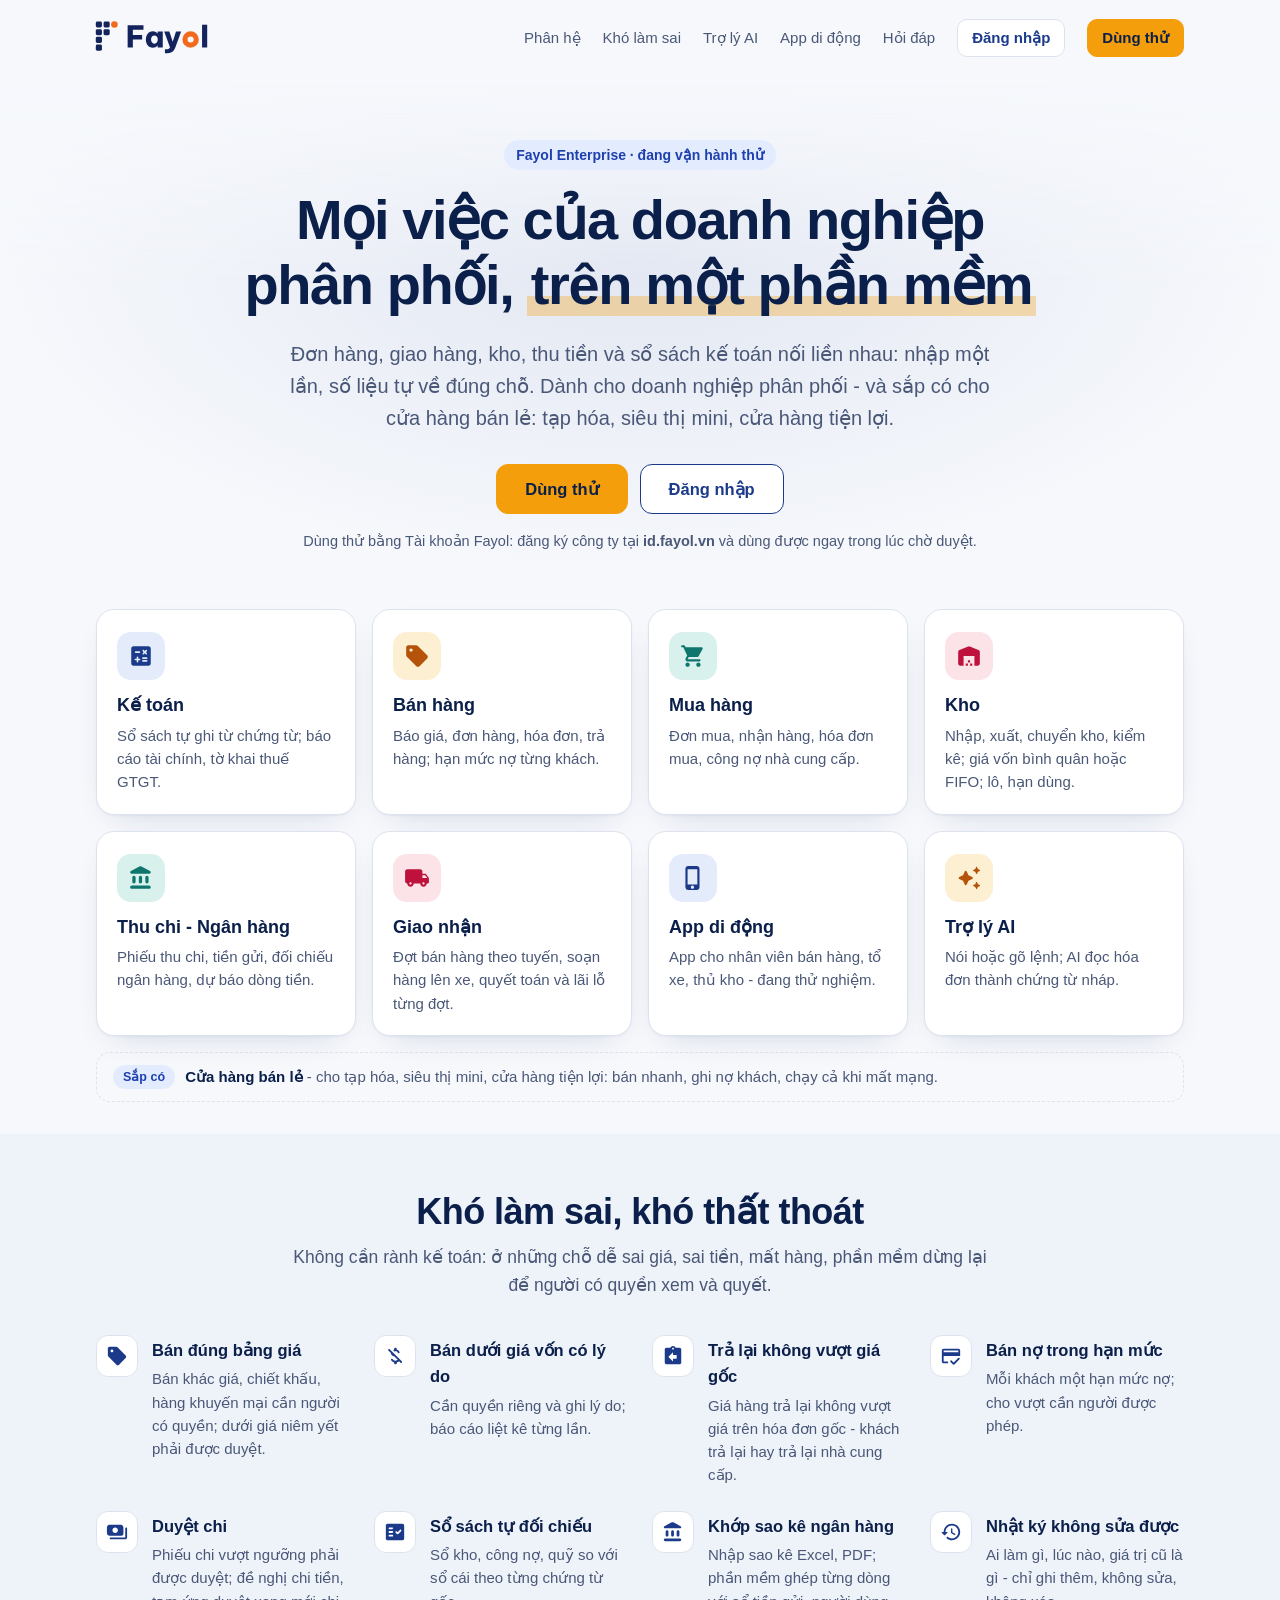
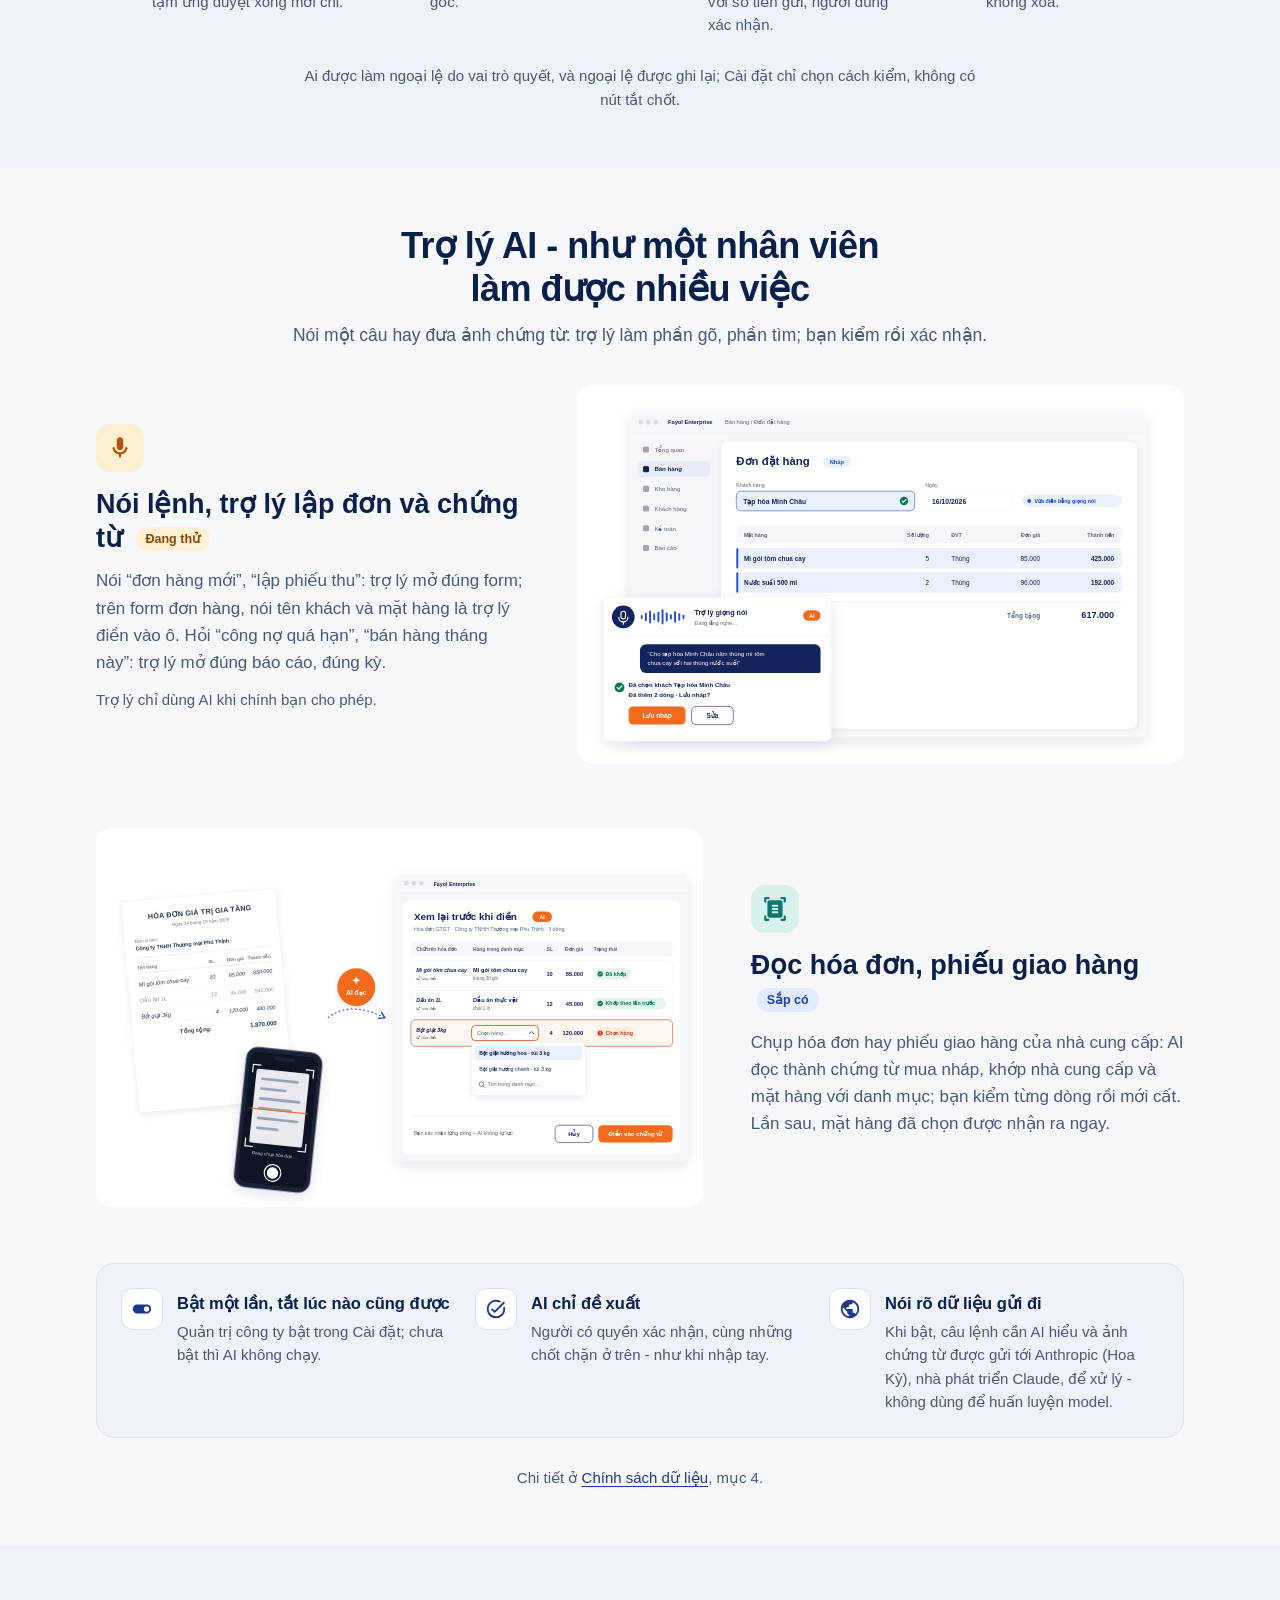
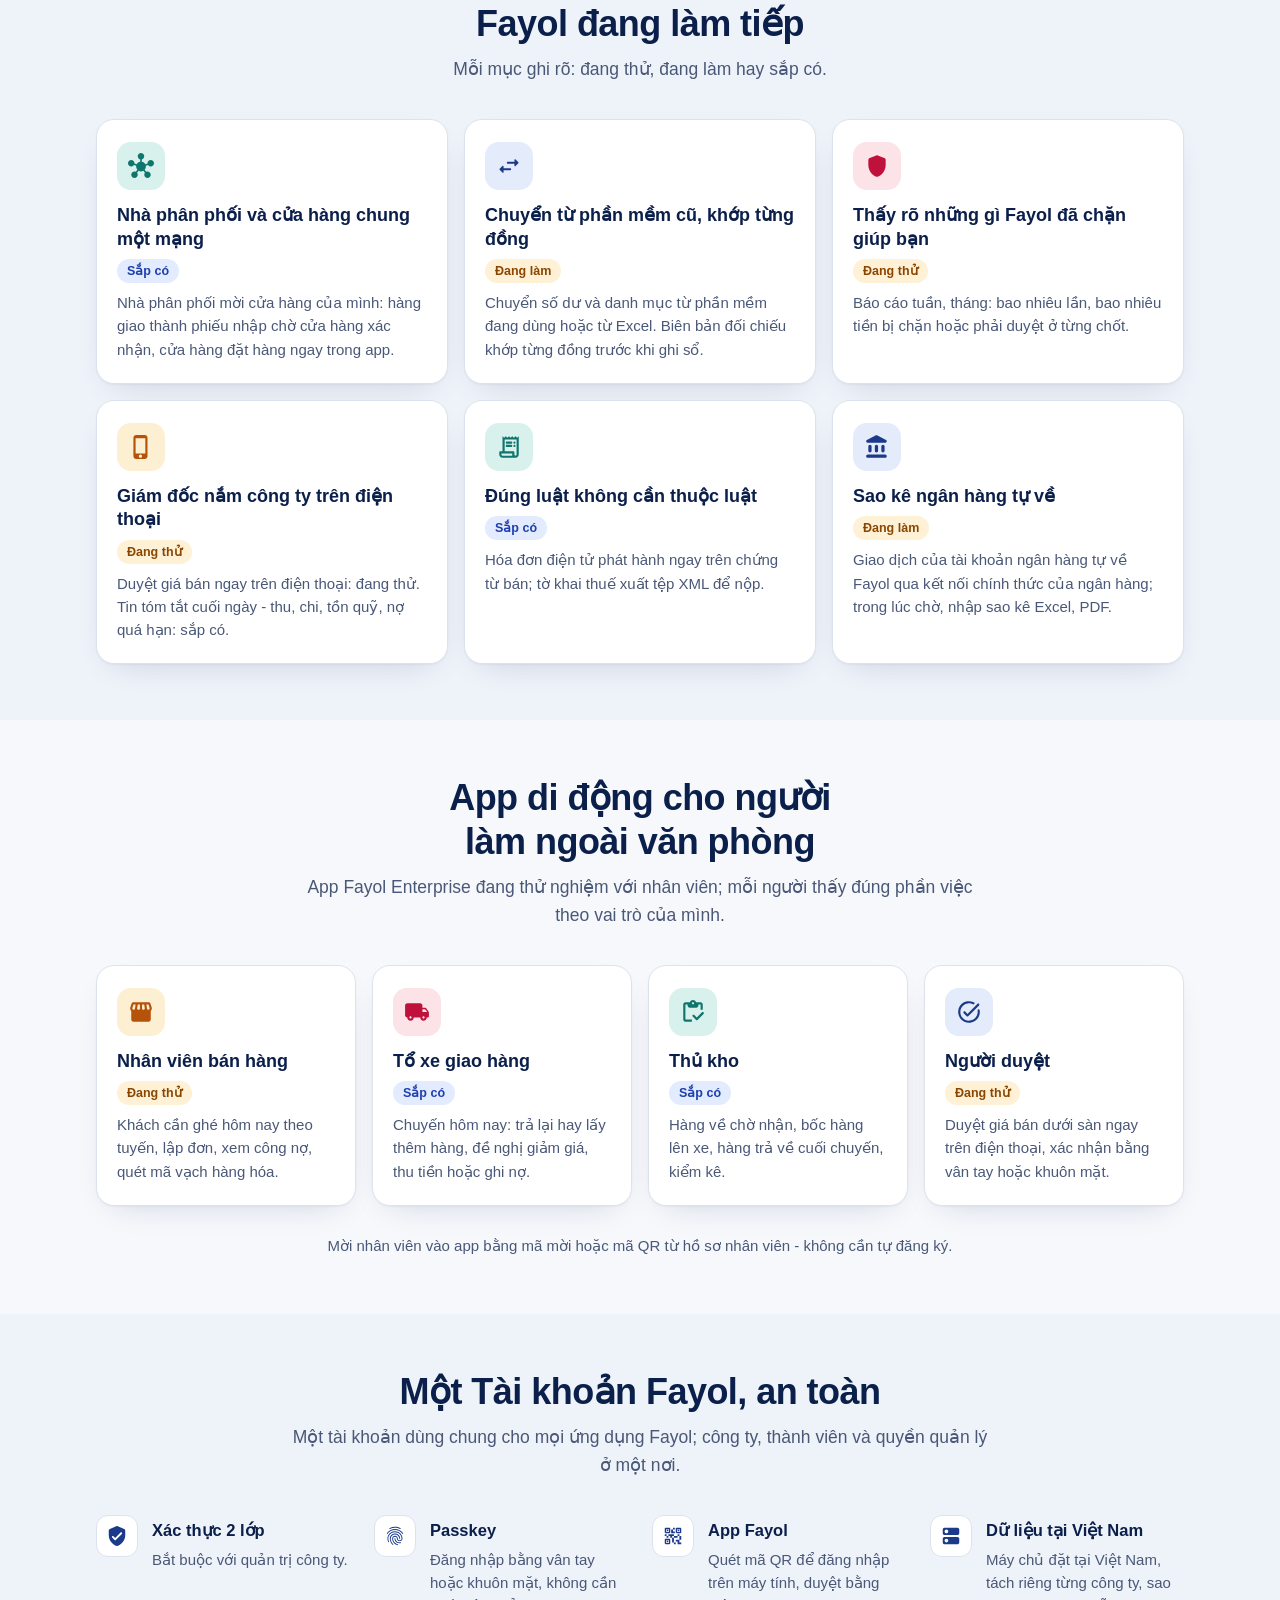
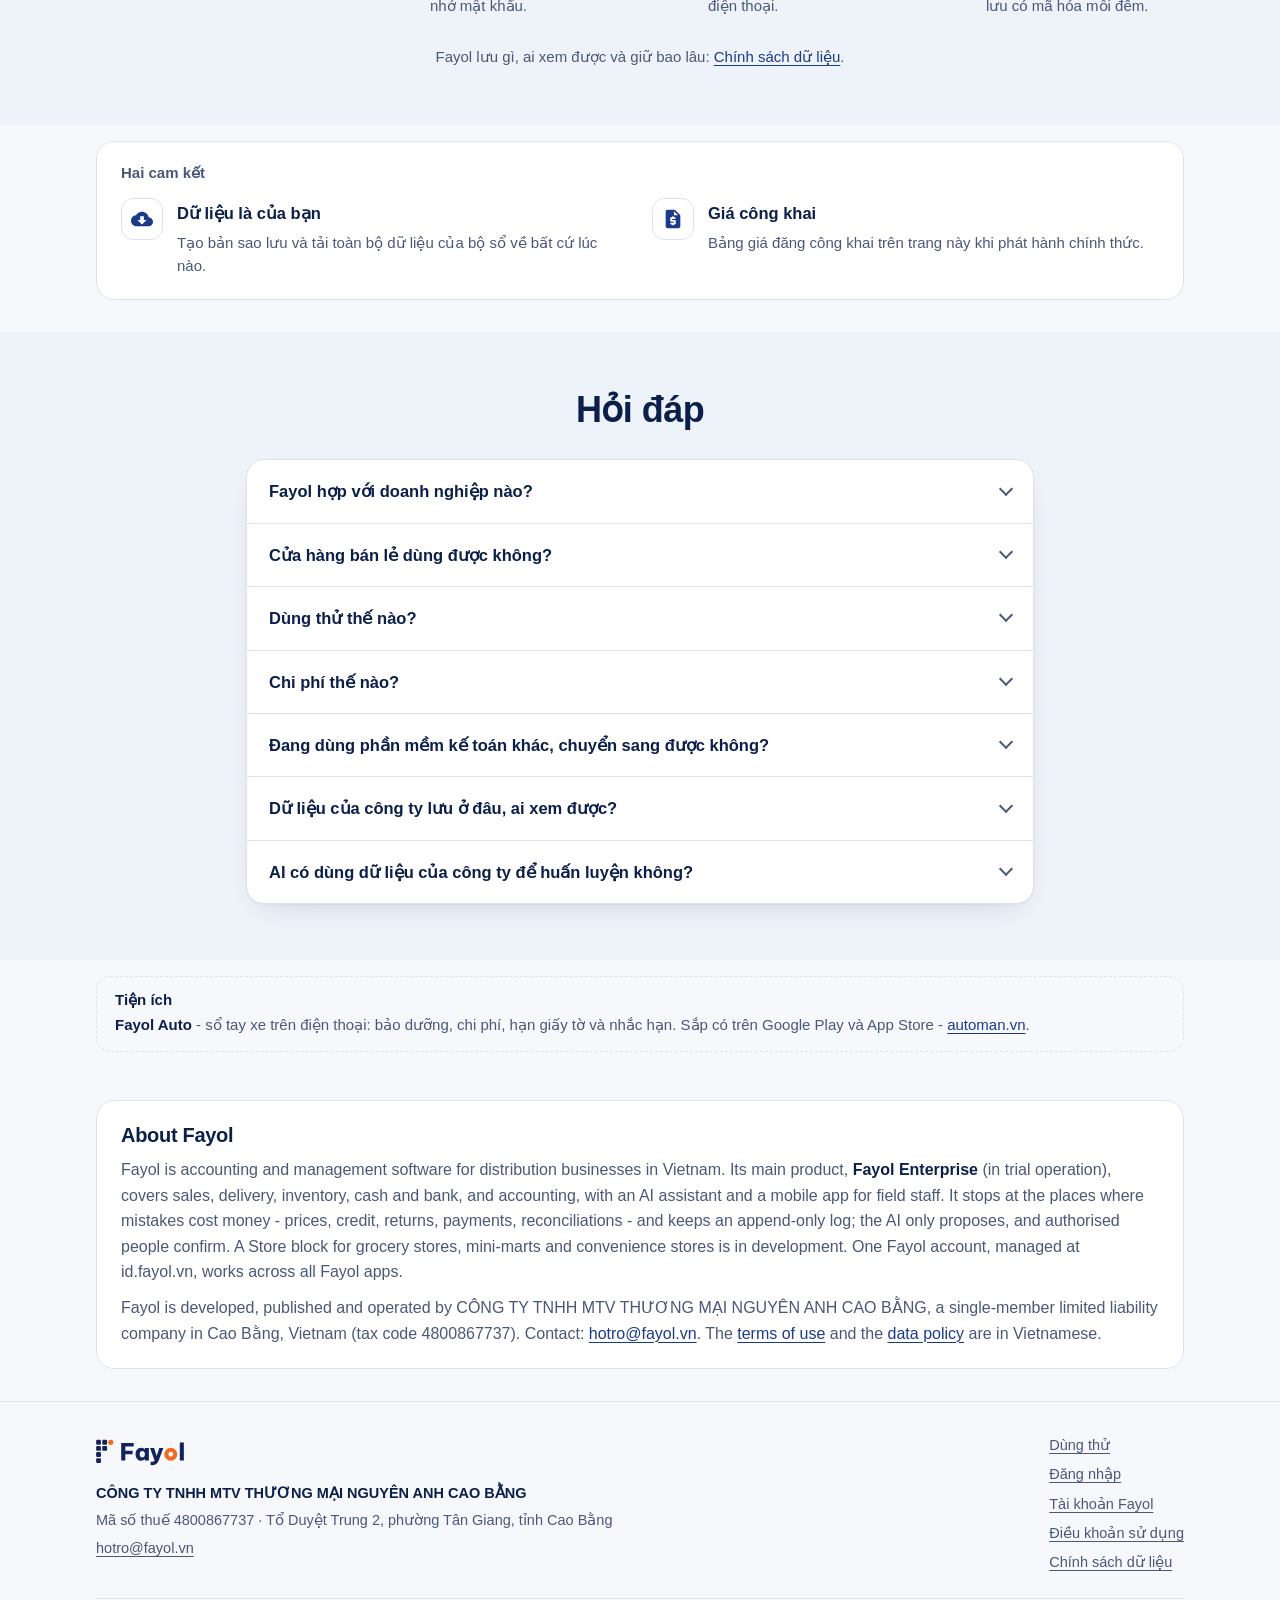
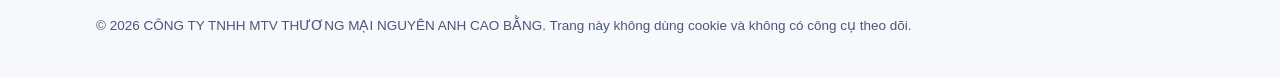
<file: index.html>
<!doctype html>
<html lang="vi">
<head>
<meta charset="utf-8">
<meta name="viewport" content="width=device-width, initial-scale=1">
<meta name="color-scheme" content="light dark">
<meta name="theme-color" content="#f6f8fc" media="(prefers-color-scheme: light)">
<meta name="theme-color" content="#0a1020" media="(prefers-color-scheme: dark)">
<title>Fayol – Phần mềm quản lý cho doanh nghiệp phân phối</title>
<meta name="description" content="Fayol Enterprise: bán hàng, giao hàng, kho, thu chi và kế toán cho doanh nghiệp phân phối trên một phần mềm, có trợ lý AI và app di động; sắp có khối Cửa hàng cho tạp hóa, siêu thị mini, cửa hàng tiện lợi. Do CÔNG TY TNHH MTV THƯƠNG MẠI NGUYÊN ANH CAO BẰNG phát triển và vận hành.">
<meta name="author" content="CÔNG TY TNHH MTV THƯƠNG MẠI NGUYÊN ANH CAO BẰNG">
<link rel="canonical" href="https://fayol.vn/">
<link rel="icon" href="assets/favicon.ico" sizes="32x32">
<link rel="icon" href="assets/favicon.svg" type="image/svg+xml">
<link rel="apple-touch-icon" href="assets/apple-touch-icon.png">
<meta property="og:type" content="website">
<meta property="og:site_name" content="Fayol">
<meta property="og:locale" content="vi_VN">
<meta property="og:url" content="https://fayol.vn/">
<meta property="og:title" content="Fayol – Phần mềm quản lý cho doanh nghiệp phân phối">
<meta property="og:description" content="Bán hàng, giao hàng, kho, thu chi và kế toán cho doanh nghiệp phân phối trên một phần mềm - có trợ lý AI và app di động; sắp có cho cửa hàng bán lẻ.">
<meta property="og:image" content="https://fayol.vn/assets/og-image.png">
<meta property="og:image:width" content="1200">
<meta property="og:image:height" content="630">
<meta property="og:image:alt" content="Logo Fayol">
<meta name="twitter:card" content="summary_large_image">
<link rel="stylesheet" href="style.css">
</head>
<body>
<a class="skip" href="#noi-dung">Bỏ qua, tới nội dung chính</a>

<header class="site-header">
    <div class="wrap">
        <a class="brand" href="/">
            <picture>
                <source srcset="assets/fayol-logo-ngang-trang.svg" media="(prefers-color-scheme: dark)">
                <img src="assets/fayol-logo-ngang.svg" alt="Fayol" width="126" height="48">
            </picture>
        </a>
        <nav class="nav" aria-label="Điều hướng chính">
            <a class="nav-wide" href="#phan-he">Phân hệ</a>
            <a class="nav-wide" href="#kho-lam-sai">Khó làm sai</a>
            <a class="nav-wide" href="#tro-ly-ai">Trợ lý AI</a>
            <a class="nav-wide" href="#app-di-dong">App di động</a>
            <a class="nav-wide" href="#hoi-dap">Hỏi đáp</a>
            <a class="nav-login" href="https://app.fayol.vn/login">Đăng nhập</a>
            <a class="nav-try" href="https://id.fayol.vn/Start/enterprise">Dùng thử</a>
        </nav>
    </div>
</header>

<main id="noi-dung">
    <!-- (1) Một câu mạnh, nói thẳng tới doanh nghiệp phân phối -->
    <section class="hero" aria-labelledby="tieu-de">
        <div class="wrap">
            <p class="eyebrow">Fayol Enterprise · đang vận hành thử</p>
            <h1 id="tieu-de">Mọi việc của doanh nghiệp phân phối, <span class="mark">trên một phần mềm</span></h1>
            <p class="lead">
                Đơn hàng, giao hàng, kho, thu tiền và sổ sách kế toán nối liền nhau: nhập một lần, số liệu tự về đúng chỗ. Dành cho doanh nghiệp
                phân phối - và sắp có cho cửa hàng bán lẻ: tạp hóa, siêu thị mini, cửa hàng tiện lợi.
            </p>
            <div class="actions">
                <a class="btn btn-primary" href="https://id.fayol.vn/Start/enterprise">Dùng thử</a>
                <a class="btn btn-secondary" href="https://app.fayol.vn/login">Đăng nhập</a>
            </div>
            <p class="note">Dùng thử bằng Tài khoản Fayol: đăng ký công ty tại <strong>id.fayol.vn</strong> và dùng được ngay trong lúc chờ duyệt.</p>
        </div>
    </section>

    <!-- (2) Lưới phân hệ - tên theo cách gọi của doanh nghiệp Việt -->
    <section class="section section-tight" id="phan-he" aria-labelledby="phan-he-tieu-de">
        <div class="wrap">
            <h2 id="phan-he-tieu-de" class="sr-only">Phân hệ</h2>
            <ul class="tiles" role="list">
                <li class="tile hue-1"><span class="tile-ic" aria-hidden="true"><svg viewBox="0 0 24 24" focusable="false"><g><path d="M19,3H5C3.9,3,3,3.9,3,5v14c0,1.1,0.9,2,2,2h14c1.1,0,2-0.9,2-2V5C21,3.9,20.1,3,19,3z M13.56,6.53L13.56,6.53 c0.29-0.29,0.77-0.29,1.06,0l0.88,0.88l0.88-0.88c0.29-0.29,0.77-0.29,1.06,0l0,0c0.29,0.29,0.29,0.77,0,1.06l-0.88,0.88l0.88,0.88 c0.29,0.29,0.29,0.77,0,1.06v0c-0.29,0.29-0.77,0.29-1.06,0L15.5,9.54l-0.88,0.88c-0.29,0.29-0.77,0.29-1.06,0l0,0 c-0.29-0.29-0.29-0.77,0-1.06l0.88-0.88l-0.88-0.88C13.26,7.3,13.26,6.82,13.56,6.53z M7,7.72h3.5c0.41,0,0.75,0.34,0.75,0.75v0 c0,0.41-0.34,0.75-0.75,0.75H7c-0.41,0-0.75-0.34-0.75-0.75v0C6.25,8.06,6.59,7.72,7,7.72z M10.75,16H9.5v1.25 C9.5,17.66,9.16,18,8.75,18h0C8.34,18,8,17.66,8,17.25V16H6.75C6.34,16,6,15.66,6,15.25v0c0-0.41,0.34-0.75,0.75-0.75H8v-1.25 c0-0.41,0.34-0.75,0.75-0.75h0c0.41,0,0.75,0.34,0.75,0.75v1.25h1.25c0.41,0,0.75,0.34,0.75,0.75v0C11.5,15.66,11.16,16,10.75,16z M17.25,17.25h-3.5c-0.41,0-0.75-0.34-0.75-0.75l0,0c0-0.41,0.34-0.75,0.75-0.75h3.5c0.41,0,0.75,0.34,0.75,0.75l0,0 C18,16.91,17.66,17.25,17.25,17.25z M17.25,14.75h-3.5C13.34,14.75,13,14.41,13,14v0c0-0.41,0.34-0.75,0.75-0.75h3.5 c0.41,0,0.75,0.34,0.75,0.75v0C18,14.41,17.66,14.75,17.25,14.75z"/></g></svg></span><h3>Kế toán</h3><p>Sổ sách tự ghi từ chứng từ; báo cáo tài chính, tờ khai thuế GTGT.</p></li>
                <li class="tile hue-3"><span class="tile-ic" aria-hidden="true"><svg viewBox="0 0 24 24" focusable="false"><g><path d="M21.41,11.41l-8.83-8.83C12.21,2.21,11.7,2,11.17,2H4C2.9,2,2,2.9,2,4v7.17c0,0.53,0.21,1.04,0.59,1.41l8.83,8.83 c0.78,0.78,2.05,0.78,2.83,0l7.17-7.17C22.2,13.46,22.2,12.2,21.41,11.41z M6.5,8C5.67,8,5,7.33,5,6.5S5.67,5,6.5,5S8,5.67,8,6.5 S7.33,8,6.5,8z"/></g></svg></span><h3>Bán hàng</h3><p>Báo giá, đơn hàng, hóa đơn, trả hàng; hạn mức nợ từng khách.</p></li>
                <li class="tile hue-2"><span class="tile-ic" aria-hidden="true"><svg viewBox="0 0 24 24" focusable="false"><path d="M7 18c-1.1 0-1.99.9-1.99 2S5.9 22 7 22s2-.9 2-2-.9-2-2-2zM1 3c0 .55.45 1 1 1h1l3.6 7.59-1.35 2.44C4.52 15.37 5.48 17 7 17h11c.55 0 1-.45 1-1s-.45-1-1-1H7l1.1-2h7.45c.75 0 1.41-.41 1.75-1.03l3.58-6.49c.37-.66-.11-1.48-.87-1.48H5.21l-.67-1.43c-.16-.35-.52-.57-.9-.57H2c-.55 0-1 .45-1 1zm16 15c-1.1 0-1.99.9-1.99 2s.89 2 1.99 2 2-.9 2-2-.9-2-2-2z"/></svg></span><h3>Mua hàng</h3><p>Đơn mua, nhận hàng, hóa đơn mua, công nợ nhà cung cấp.</p></li>
                <li class="tile hue-4"><span class="tile-ic" aria-hidden="true"><svg viewBox="0 0 24 24" focusable="false"><g><path d="M22,19V8.35c0-0.82-0.5-1.55-1.26-1.86l-8-3.2c-0.48-0.19-1.01-0.19-1.49,0l-8,3.2C2.5,6.8,2,7.54,2,8.35V19 c0,1.1,0.9,2,2,2h3v-9h10v9h3C21.1,21,22,20.1,22,19z M11,19H9v2h2V19z M13,16h-2v2h2V16z M15,19h-2v2h2V19z"/></g></svg></span><h3>Kho</h3><p>Nhập, xuất, chuyển kho, kiểm kê; giá vốn bình quân hoặc FIFO; lô, hạn dùng.</p></li>
                <li class="tile hue-2"><span class="tile-ic" aria-hidden="true"><svg viewBox="0 0 24 24" focusable="false"><path d="M4 11.5v4c0 .83.67 1.5 1.5 1.5S7 16.33 7 15.5v-4c0-.83-.67-1.5-1.5-1.5S4 10.67 4 11.5zm6 0v4c0 .83.67 1.5 1.5 1.5s1.5-.67 1.5-1.5v-4c0-.83-.67-1.5-1.5-1.5s-1.5.67-1.5 1.5zM3.5 22h16c.83 0 1.5-.67 1.5-1.5s-.67-1.5-1.5-1.5h-16c-.83 0-1.5.67-1.5 1.5S2.67 22 3.5 22zM16 11.5v4c0 .83.67 1.5 1.5 1.5s1.5-.67 1.5-1.5v-4c0-.83-.67-1.5-1.5-1.5s-1.5.67-1.5 1.5zM10.57 1.49l-7.9 4.16c-.41.21-.67.64-.67 1.1C2 7.44 2.56 8 3.25 8h16.51C20.44 8 21 7.44 21 6.75c0-.46-.26-.89-.67-1.1l-7.9-4.16c-.58-.31-1.28-.31-1.86 0z"/></svg></span><h3>Thu chi - Ngân hàng</h3><p>Phiếu thu chi, tiền gửi, đối chiếu ngân hàng, dự báo dòng tiền.</p></li>
                <li class="tile hue-4"><span class="tile-ic" aria-hidden="true"><svg viewBox="0 0 24 24" focusable="false"><path d="M19.5 8H17V6c0-1.1-.9-2-2-2H3c-1.1 0-2 .9-2 2v9c0 1.1.9 2 2 2 0 1.66 1.34 3 3 3s3-1.34 3-3h6c0 1.66 1.34 3 3 3s3-1.34 3-3h1c.55 0 1-.45 1-1v-3.33c0-.43-.14-.85-.4-1.2L20.3 8.4c-.19-.25-.49-.4-.8-.4zM6 18c-.55 0-1-.45-1-1s.45-1 1-1 1 .45 1 1-.45 1-1 1zm13.5-8.5l1.96 2.5H17V9.5h2.5zM18 18c-.55 0-1-.45-1-1s.45-1 1-1 1 .45 1 1-.45 1-1 1z"/></svg></span><h3>Giao nhận</h3><p>Đợt bán hàng theo tuyến, soạn hàng lên xe, quyết toán và lãi lỗ từng đợt.</p></li>
                <li class="tile hue-1"><span class="tile-ic" aria-hidden="true"><svg viewBox="0 0 24 24" focusable="false"><path d="M15.5 1h-8C6.12 1 5 2.12 5 3.5v17C5 21.88 6.12 23 7.5 23h8c1.38 0 2.5-1.12 2.5-2.5v-17C18 2.12 16.88 1 15.5 1zm-4 21c-.83 0-1.5-.67-1.5-1.5s.67-1.5 1.5-1.5 1.5.67 1.5 1.5-.67 1.5-1.5 1.5zm4.5-4H7V4h9v14z"/></svg></span><h3>App di động</h3><p>App cho nhân viên bán hàng, tổ xe, thủ kho - đang thử nghiệm.</p></li>
                <li class="tile hue-3"><span class="tile-ic" aria-hidden="true"><svg viewBox="0 0 24 24" focusable="false"><g><g><path d="M19.46,8l0.79-1.75L22,5.46c0.39-0.18,0.39-0.73,0-0.91l-1.75-0.79L19.46,2c-0.18-0.39-0.73-0.39-0.91,0l-0.79,1.75 L16,4.54c-0.39,0.18-0.39,0.73,0,0.91l1.75,0.79L18.54,8C18.72,8.39,19.28,8.39,19.46,8z M11.5,9.5L9.91,6 C9.56,5.22,8.44,5.22,8.09,6L6.5,9.5L3,11.09c-0.78,0.36-0.78,1.47,0,1.82l3.5,1.59L8.09,18c0.36,0.78,1.47,0.78,1.82,0l1.59-3.5 l3.5-1.59c0.78-0.36,0.78-1.47,0-1.82L11.5,9.5z M18.54,16l-0.79,1.75L16,18.54c-0.39,0.18-0.39,0.73,0,0.91l1.75,0.79L18.54,22 c0.18,0.39,0.73,0.39,0.91,0l0.79-1.75L22,19.46c0.39-0.18,0.39-0.73,0-0.91l-1.75-0.79L19.46,16 C19.28,15.61,18.72,15.61,18.54,16z"/></g></g></svg></span><h3>Trợ lý AI</h3><p>Nói hoặc gõ lệnh; AI đọc hóa đơn thành chứng từ nháp.</p></li>
            </ul>
            <p class="tiles-soon"><span class="chip chip-soon">Sắp có</span> <strong>Cửa hàng bán lẻ</strong> - cho tạp hóa, siêu thị mini, cửa hàng tiện lợi:
                bán nhanh, ghi nợ khách, chạy cả khi mất mạng.</p>
        </div>
    </section>

    <!-- (3) Khó làm sai: chỉ liệt kê chốt đang có thật trong phần mềm -->
    <section class="section section-alt" id="kho-lam-sai" aria-labelledby="kho-lam-sai-tieu-de">
        <div class="wrap">
            <div class="section-head">
                <h2 id="kho-lam-sai-tieu-de">Khó làm sai, khó thất thoát</h2>
                <p>Không cần rành kế toán: ở những chỗ dễ sai giá, sai tiền, mất hàng, phần mềm dừng lại để người có quyền xem và quyết.</p>
            </div>
            <ul class="trust" role="list">
                <li><span class="trust-ic" aria-hidden="true"><svg viewBox="0 0 24 24" focusable="false"><g><path d="M21.41,11.41l-8.83-8.83C12.21,2.21,11.7,2,11.17,2H4C2.9,2,2,2.9,2,4v7.17c0,0.53,0.21,1.04,0.59,1.41l8.83,8.83 c0.78,0.78,2.05,0.78,2.83,0l7.17-7.17C22.2,13.46,22.2,12.2,21.41,11.41z M6.5,8C5.67,8,5,7.33,5,6.5S5.67,5,6.5,5S8,5.67,8,6.5 S7.33,8,6.5,8z"/></g></svg></span><div><h3>Bán đúng bảng giá</h3><p>Bán khác giá, chiết khấu, hàng khuyến mại cần người có quyền; dưới giá niêm yết phải được duyệt.</p></div></li>
                <li><span class="trust-ic" aria-hidden="true"><svg viewBox="0 0 24 24" focusable="false"><path d="M0 0h24v24H0V0z" fill="none"/><path d="M12.5 6.9c1.42 0 2.13.54 2.39 1.4.13.43.56.7 1.01.7h.06c.7 0 1.22-.71.97-1.36-.44-1.15-1.41-2.08-2.93-2.45V4.5c0-.83-.67-1.5-1.5-1.5S11 3.67 11 4.5v.66c-.39.08-.75.21-1.1.36l1.51 1.51c.32-.08.69-.13 1.09-.13zM4.77 4.62c-.39.39-.39 1.02 0 1.41L7.5 8.77c0 2.08 1.56 3.22 3.91 3.91l3.51 3.51c-.34.49-1.05.91-2.42.91-1.65 0-2.5-.59-2.83-1.43-.15-.39-.49-.67-.9-.67H8.6c-.72 0-1.24.74-.95 1.39.59 1.33 1.89 2.12 3.36 2.44v.67c0 .83.67 1.5 1.5 1.5s1.5-.67 1.5-1.5v-.65c.96-.18 1.83-.55 2.46-1.12l1.51 1.51c.39.39 1.02.39 1.41 0 .39-.39.39-1.02 0-1.41L6.18 4.62c-.39-.39-1.02-.39-1.41 0z"/></svg></span><div><h3>Bán dưới giá vốn có lý do</h3><p>Cần quyền riêng và ghi lý do; báo cáo liệt kê từng lần.</p></div></li>
                <li><span class="trust-ic" aria-hidden="true"><svg viewBox="0 0 24 24" focusable="false"><path d="M0 0h24v24H0V0z" fill="none"/><path d="M19 3h-4.18C14.4 1.84 13.3 1 12 1s-2.4.84-2.82 2H5c-1.1 0-2 .9-2 2v14c0 1.1.9 2 2 2h14c1.1 0 2-.9 2-2V5c0-1.1-.9-2-2-2zm-7 0c.55 0 1 .45 1 1s-.45 1-1 1-1-.45-1-1 .45-1 1-1zm4 12h-4v3l-4.65-4.65c-.2-.2-.2-.51 0-.71L12 8v3h4v4z"/></svg></span><div><h3>Trả lại không vượt giá gốc</h3><p>Giá hàng trả lại không vượt giá trên hóa đơn gốc - khách trả lại hay trả lại nhà cung cấp.</p></div></li>
                <li><span class="trust-ic" aria-hidden="true"><svg viewBox="0 0 24 24" focusable="false"><g><path d="M0,0h24v24H0V0z" fill="none"/></g><g><path d="M20,4H4C2.89,4,2.01,4.89,2.01,6L2,18c0,1.11,0.89,2,2,2h4c0.55,0,1-0.45,1-1v0c0-0.55-0.45-1-1-1H4v-6h18V6 C22,4.9,21.1,4,20,4z M20,8H4V6h16V8z M14.93,19.17l-2.12-2.12c-0.39-0.39-1.02-0.39-1.41,0l0,0c-0.39,0.39-0.39,1.02,0,1.41 l2.83,2.83c0.39,0.39,1.02,0.39,1.41,0l5.66-5.66c0.39-0.39,0.39-1.02,0-1.41v0c-0.39-0.39-1.02-0.39-1.41,0L14.93,19.17z"/></g></svg></span><div><h3>Bán nợ trong hạn mức</h3><p>Mỗi khách một hạn mức nợ; cho vượt cần người được phép.</p></div></li>
                <li><span class="trust-ic" aria-hidden="true"><svg viewBox="0 0 24 24" focusable="false"><g><path d="M23 8v10c0 1.1-.9 2-2 2H5c-.55 0-1-.45-1-1s.45-1 1-1h16V8c0-.55.45-1 1-1s1 .45 1 1zM4 16c-1.66 0-3-1.34-3-3V7c0-1.66 1.34-3 3-3h12c1.66 0 3 1.34 3 3v7c0 1.1-.9 2-2 2H4zm3-6c0 1.66 1.34 3 3 3s3-1.34 3-3-1.34-3-3-3-3 1.34-3 3z"/></g></svg></span><div><h3>Duyệt chi</h3><p>Phiếu chi vượt ngưỡng phải được duyệt; đề nghị chi tiền, tạm ứng duyệt xong mới chi.</p></div></li>
                <li><span class="trust-ic" aria-hidden="true"><svg viewBox="0 0 24 24" focusable="false"><g><rect fill="none" height="24" width="24"/><rect fill="none" height="24" width="24"/></g><g><g><path d="M20,3H4C2.9,3,2,3.9,2,5v14c0,1.1,0.9,2,2,2h16c1.1,0,2-0.9,2-2V5 C22,3.9,21.1,3,20,3z M9,17H6c-0.55,0-1-0.45-1-1c0-0.55,0.45-1,1-1h3c0.55,0,1,0.45,1,1C10,16.55,9.55,17,9,17z M9,13H6 c-0.55,0-1-0.45-1-1c0-0.55,0.45-1,1-1h3c0.55,0,1,0.45,1,1C10,12.55,9.55,13,9,13z M9,9H6C5.45,9,5,8.55,5,8c0-0.55,0.45-1,1-1h3 c0.55,0,1,0.45,1,1C10,8.55,9.55,9,9,9z M18.7,11.12l-3.17,3.17c-0.39,0.39-1.03,0.39-1.42,0l-1.41-1.42 c-0.39-0.39-0.39-1.02,0-1.41c0.39-0.39,1.02-0.39,1.41,0l0.71,0.71l2.47-2.47c0.39-0.39,1.02-0.39,1.41,0l0.01,0.01 C19.09,10.1,19.09,10.74,18.7,11.12z" fill-rule="evenodd"/></g></g></svg></span><div><h3>Sổ sách tự đối chiếu</h3><p>Sổ kho, công nợ, quỹ so với sổ cái theo từng chứng từ gốc.</p></div></li>
                <li><span class="trust-ic" aria-hidden="true"><svg viewBox="0 0 24 24" focusable="false"><path d="M4 11.5v4c0 .83.67 1.5 1.5 1.5S7 16.33 7 15.5v-4c0-.83-.67-1.5-1.5-1.5S4 10.67 4 11.5zm6 0v4c0 .83.67 1.5 1.5 1.5s1.5-.67 1.5-1.5v-4c0-.83-.67-1.5-1.5-1.5s-1.5.67-1.5 1.5zM3.5 22h16c.83 0 1.5-.67 1.5-1.5s-.67-1.5-1.5-1.5h-16c-.83 0-1.5.67-1.5 1.5S2.67 22 3.5 22zM16 11.5v4c0 .83.67 1.5 1.5 1.5s1.5-.67 1.5-1.5v-4c0-.83-.67-1.5-1.5-1.5s-1.5.67-1.5 1.5zM10.57 1.49l-7.9 4.16c-.41.21-.67.64-.67 1.1C2 7.44 2.56 8 3.25 8h16.51C20.44 8 21 7.44 21 6.75c0-.46-.26-.89-.67-1.1l-7.9-4.16c-.58-.31-1.28-.31-1.86 0z"/></svg></span><div><h3>Khớp sao kê ngân hàng</h3><p>Nhập sao kê Excel, PDF; phần mềm ghép từng dòng với sổ tiền gửi, người dùng xác nhận.</p></div></li>
                <li><span class="trust-ic" aria-hidden="true"><svg viewBox="0 0 24 24" focusable="false"><path d="M0 0h24v24H0V0z" fill="none"/><path d="M13.26 3C8.17 2.86 4 6.95 4 12H2.21c-.45 0-.67.54-.35.85l2.79 2.8c.2.2.51.2.71 0l2.79-2.8c.31-.31.09-.85-.36-.85H6c0-3.9 3.18-7.05 7.1-7 3.72.05 6.85 3.18 6.9 6.9.05 3.91-3.1 7.1-7 7.1-1.61 0-3.1-.55-4.28-1.48-.4-.31-.96-.28-1.32.08-.42.42-.39 1.13.08 1.49C9 20.29 10.91 21 13 21c5.05 0 9.14-4.17 9-9.26-.13-4.69-4.05-8.61-8.74-8.74zm-.51 5c-.41 0-.75.34-.75.75v3.68c0 .35.19.68.49.86l3.12 1.85c.36.21.82.09 1.03-.26.21-.36.09-.82-.26-1.03l-2.88-1.71v-3.4c0-.4-.34-.74-.75-.74z"/></svg></span><div><h3>Nhật ký không sửa được</h3><p>Ai làm gì, lúc nào, giá trị cũ là gì - chỉ ghi thêm, không sửa, không xóa.</p></div></li>
            </ul>
            <p class="section-foot">Ai được làm ngoại lệ do vai trò quyết, và ngoại lệ được ghi lại; Cài đặt chỉ chọn cách kiểm, không có nút tắt chốt.</p>
        </div>
    </section>

    <!-- (4) Trợ lý AI - ảnh minh họa 16:10 (assets/tro-ly-don-hang*.svg, assets/doc-chung-tu*.svg), bản tối theo prefers-color-scheme;
         phần dữ liệu gửi đi nói như Chính sách dữ liệu, mục 4 -->
    <section class="section" id="tro-ly-ai" aria-labelledby="tro-ly-ai-tieu-de">
        <div class="wrap">
            <div class="section-head">
                <h2 id="tro-ly-ai-tieu-de">Trợ lý AI - như một nhân&nbsp;viên làm được nhiều việc</h2>
                <p>Nói một câu hay đưa ảnh chứng từ: trợ lý làm phần gõ, phần tìm; bạn kiểm rồi xác nhận.</p>
            </div>

            <div class="feature">
                <div class="feature-text">
                    <span class="feature-ic hue-3" aria-hidden="true"><svg viewBox="0 0 24 24" focusable="false"><path d="M12 14c1.66 0 3-1.34 3-3V5c0-1.66-1.34-3-3-3S9 3.34 9 5v6c0 1.66 1.34 3 3 3zm5.91-3c-.49 0-.9.36-.98.85C16.52 14.2 14.47 16 12 16s-4.52-1.8-4.93-4.15c-.08-.49-.49-.85-.98-.85-.61 0-1.09.54-1 1.14.49 3 2.89 5.35 5.91 5.78V20c0 .55.45 1 1 1s1-.45 1-1v-2.08c3.02-.43 5.42-2.78 5.91-5.78.1-.6-.39-1.14-1-1.14z"/></svg></span>
                    <h3>Nói lệnh, trợ lý lập đơn và chứng từ <span class="chip chip-beta">Đang thử</span></h3>
                    <p>
                        Nói “đơn hàng mới”, “lập phiếu thu”: trợ lý mở đúng form; trên form đơn hàng, nói tên khách và mặt hàng là trợ lý điền vào ô.
                        Hỏi “công nợ quá hạn”, “bán hàng tháng này”: trợ lý mở đúng báo cáo, đúng kỳ.
                    </p>
                    <p class="feature-note">Trợ lý chỉ dùng AI khi chính bạn cho phép.</p>
                </div>
                <figure class="shot">
                    <picture>
                        <source srcset="assets/tro-ly-don-hang-toi.svg" media="(prefers-color-scheme: dark)">
                        <img src="assets/tro-ly-don-hang.svg" alt="Cửa sổ phần mềm Fayol Enterprise với form Đơn đặt hàng vừa được trợ lý giọng nói điền sẵn khách hàng Tạp hóa Minh Châu, hai dòng mì gói tôm chua cay và nước suối, tổng 617.000; khung trợ lý AI ở góc trái dưới hiện câu lệnh của người dùng và gợi ý Lưu nháp." width="1600" height="1000" loading="lazy" decoding="async">
                    </picture>
                </figure>
            </div>

            <div class="feature feature-flip">
                <div class="feature-text">
                    <span class="feature-ic hue-2" aria-hidden="true"><svg viewBox="0 0 24 24" focusable="false"><path d="M3,6C2.45,6,2,5.55,2,5V2c0-0.55,0.45-1,1-1h3c0.55,0,1,0.45,1,1S6.55,3,6,3H4v2C4,5.55,3.55,6,3,6z M17,2 c0,0.55,0.45,1,1,1h2v2c0,0.55,0.45,1,1,1s1-0.45,1-1V2c0-0.55-0.45-1-1-1h-3C17.45,1,17,1.45,17,2z M3,18c-0.55,0-1,0.45-1,1v3 c0,0.55,0.45,1,1,1h3c0.55,0,1-0.45,1-1c0-0.55-0.45-1-1-1H4v-2C4,18.45,3.55,18,3,18z M17,22c0,0.55,0.45,1,1,1h3 c0.55,0,1-0.45,1-1v-3c0-0.55-0.45-1-1-1s-1,0.45-1,1v2h-2C17.45,21,17,21.45,17,22z M19,18c0,1.1-0.9,2-2,2H7c-1.1,0-2-0.9-2-2V6 c0-1.1,0.9-2,2-2h10c1.1,0,2,0.9,2,2V18z M9,9c0,0.55,0.45,1,1,1h4c0.55,0,1-0.45,1-1c0-0.55-0.45-1-1-1h-4C9.45,8,9,8.45,9,9z M9,12c0,0.55,0.45,1,1,1h4c0.55,0,1-0.45,1-1c0-0.55-0.45-1-1-1h-4C9.45,11,9,11.45,9,12z M9,15c0,0.55,0.45,1,1,1h4 c0.55,0,1-0.45,1-1c0-0.55-0.45-1-1-1h-4C9.45,14,9,14.45,9,15z"/></svg></span>
                    <h3>Đọc hóa đơn, phiếu giao hàng <span class="chip chip-soon">Sắp có</span></h3>
                    <p>
                        Chụp hóa đơn hay phiếu giao hàng của nhà cung cấp: AI đọc thành chứng từ mua nháp, khớp nhà cung cấp và mặt hàng với danh mục;
                        bạn kiểm từng dòng rồi mới cất. Lần sau, mặt hàng đã chọn được nhận ra ngay.
                    </p>
                </div>
                <figure class="shot">
                    <picture>
                        <source srcset="assets/doc-chung-tu-toi.svg" media="(prefers-color-scheme: dark)">
                        <img src="assets/doc-chung-tu.svg" alt="Điện thoại chụp tờ hóa đơn giá trị gia tăng giấy, AI đọc và chuyển ba dòng hàng sang khung Xem lại trước khi điền của Fayol Enterprise: hai dòng đã khớp với danh mục, dòng bột giặt đang chờ người dùng chọn đúng mặt hàng trước khi bấm Điền vào chứng từ." width="1600" height="1000" loading="lazy" decoding="async">
                    </picture>
                </figure>
            </div>

            <ul class="trust trust-3 ai-terms" role="list">
                <li><span class="trust-ic" aria-hidden="true"><svg viewBox="0 0 24 24" focusable="false"><path d="M0 0h24v24H0z" fill="none"/><path d="M17 7H7c-2.76 0-5 2.24-5 5s2.24 5 5 5h10c2.76 0 5-2.24 5-5s-2.24-5-5-5zm0 8c-1.66 0-3-1.34-3-3s1.34-3 3-3 3 1.34 3 3-1.34 3-3 3z"/></svg></span><div><h3>Bật một lần, tắt lúc nào cũng được</h3><p>Quản trị công ty bật trong Cài đặt; chưa bật thì AI không chạy.</p></div></li>
                <li><span class="trust-ic" aria-hidden="true"><svg viewBox="0 0 24 24" focusable="false"><path d="M21.29,5.89l-10,10c-0.39,0.39-1.02,0.39-1.41,0l-2.83-2.83c-0.39-0.39-0.39-1.02,0-1.41l0,0c0.39-0.39,1.02-0.39,1.41,0 l2.12,2.12l9.29-9.29c0.39-0.39,1.02-0.39,1.41,0l0,0C21.68,4.87,21.68,5.5,21.29,5.89z M15.77,2.74c-1.69-0.69-3.61-0.93-5.61-0.57 C6.09,2.9,2.84,6.18,2.15,10.25C1.01,17,6.63,22.78,13.34,21.91c3.96-0.51,7.28-3.46,8.32-7.31c0.4-1.47,0.44-2.89,0.21-4.22 c-0.13-0.8-1.12-1.11-1.7-0.54v0c-0.23,0.23-0.33,0.57-0.27,0.89c0.22,1.33,0.12,2.75-0.52,4.26c-1.16,2.71-3.68,4.7-6.61,4.97 c-5.1,0.47-9.33-3.85-8.7-8.98c0.43-3.54,3.28-6.42,6.81-6.91c1.73-0.24,3.37,0.09,4.77,0.81c0.39,0.2,0.86,0.13,1.17-0.18l0,0 c0.48-0.48,0.36-1.29-0.24-1.6C16.31,2.98,16.04,2.85,15.77,2.74z"/></svg></span><div><h3>AI chỉ đề xuất</h3><p>Người có quyền xác nhận, cùng những chốt chặn ở trên - như khi nhập tay.</p></div></li>
                <li><span class="trust-ic" aria-hidden="true"><svg viewBox="0 0 24 24" focusable="false"><path d="M0 0h24v24H0V0z" fill="none"/><path d="M12 2C6.48 2 2 6.48 2 12s4.48 10 10 10 10-4.48 10-10S17.52 2 12 2zm-1 17.93c-3.95-.49-7-3.85-7-7.93 0-.62.08-1.21.21-1.79L9 15v1c0 1.1.9 2 2 2v1.93zm6.9-2.54c-.26-.81-1-1.39-1.9-1.39h-1v-3c0-.55-.45-1-1-1H8v-2h2c.55 0 1-.45 1-1V7h2c1.1 0 2-.9 2-2v-.41c2.93 1.19 5 4.06 5 7.41 0 2.08-.8 3.97-2.1 5.39z"/></svg></span><div><h3>Nói rõ dữ liệu gửi đi</h3><p>Khi bật, câu lệnh cần AI hiểu và ảnh chứng từ được gửi tới Anthropic (Hoa Kỳ), nhà phát triển Claude, để xử lý - không dùng để huấn luyện model.</p></div></li>
            </ul>
            <p class="section-foot">Chi tiết ở <a href="https://id.fayol.vn/Home/Privacy#tu-dong">Chính sách dữ liệu</a>, mục 4.</p>
        </div>
    </section>

    <!-- (5) Đang làm tiếp: nhãn đúng trạng thái thật (Đang thử / Đang làm / Sắp có) -->
    <section class="section section-alt" id="dang-lam" aria-labelledby="dang-lam-tieu-de">
        <div class="wrap">
            <div class="section-head">
                <h2 id="dang-lam-tieu-de">Fayol đang làm tiếp</h2>
                <p>Mỗi mục ghi rõ: đang thử, đang làm hay sắp có.</p>
            </div>
            <ul class="cards cards-3" role="list">
                <li class="card"><span class="card-ic hue-2" aria-hidden="true"><svg viewBox="0 0 24 24" focusable="false"><rect fill="none" height="24" width="24"/><path d="M8.4,18.2C8.78,18.7,9,19.32,9,20c0,1.66-1.34,3-3,3s-3-1.34-3-3s1.34-3,3-3c0.44,0,0.85,0.09,1.23,0.26l1.41-1.77 c-0.92-1.03-1.29-2.39-1.09-3.69l-2.03-0.68C4.98,11.95,4.06,12.5,3,12.5c-1.66,0-3-1.34-3-3s1.34-3,3-3s3,1.34,3,3 c0,0.07,0,0.14-0.01,0.21l2.03,0.68c0.64-1.21,1.82-2.09,3.22-2.32l0-2.16C9.96,5.57,9,4.4,9,3c0-1.66,1.34-3,3-3s3,1.34,3,3 c0,1.4-0.96,2.57-2.25,2.91v2.16c1.4,0.23,2.58,1.11,3.22,2.32l2.03-0.68C18,9.64,18,9.57,18,9.5c0-1.66,1.34-3,3-3s3,1.34,3,3 s-1.34,3-3,3c-1.06,0-1.98-0.55-2.52-1.37l-2.03,0.68c0.2,1.29-0.16,2.65-1.09,3.69l1.41,1.77C17.15,17.09,17.56,17,18,17 c1.66,0,3,1.34,3,3s-1.34,3-3,3s-3-1.34-3-3c0-0.68,0.22-1.3,0.6-1.8l-1.41-1.77c-1.35,0.75-3.01,0.76-4.37,0L8.4,18.2z"/></svg></span><h3>Nhà phân phối và cửa hàng chung một mạng</h3><span class="chip chip-soon">Sắp có</span><p>Nhà phân phối mời cửa hàng của mình: hàng giao thành phiếu nhập chờ cửa hàng xác nhận, cửa hàng đặt hàng ngay trong app.</p></li>
                <li class="card"><span class="card-ic hue-1" aria-hidden="true"><svg viewBox="0 0 24 24" focusable="false"><path d="M0 0h24v24H0V0z" fill="none"/><path d="M6.14 11.86l-2.78 2.79c-.19.2-.19.51 0 .71l2.78 2.79c.31.32.85.09.85-.35V16H13c.55 0 1-.45 1-1s-.45-1-1-1H6.99v-1.79c0-.45-.54-.67-.85-.35zm14.51-3.21l-2.78-2.79c-.31-.32-.85-.09-.85.35V8H11c-.55 0-1 .45-1 1s.45 1 1 1h6.01v1.79c0 .45.54.67.85.35l2.78-2.79c.2-.19.2-.51.01-.7z"/></svg></span><h3>Chuyển từ phần mềm cũ, khớp từng đồng</h3><span class="chip chip-beta">Đang làm</span><p>Chuyển số dư và danh mục từ phần mềm đang dùng hoặc từ Excel. Biên bản đối chiếu khớp từng đồng trước khi ghi sổ.</p></li>
                <li class="card"><span class="card-ic hue-4" aria-hidden="true"><svg viewBox="0 0 24 24" focusable="false"><g><g><path d="M11.3,2.26l-6,2.25C4.52,4.81,4,5.55,4,6.39v4.7c0,4.83,3.13,9.37,7.43,10.75c0.37,0.12,0.77,0.12,1.14,0 c4.3-1.38,7.43-5.91,7.43-10.75v-4.7c0-0.83-0.52-1.58-1.3-1.87l-6-2.25C12.25,2.09,11.75,2.09,11.3,2.26z"/></g></g></svg></span><h3>Thấy rõ những gì Fayol đã chặn giúp bạn</h3><span class="chip chip-beta">Đang thử</span><p>Báo cáo tuần, tháng: bao nhiêu lần, bao nhiêu tiền bị chặn hoặc phải duyệt ở từng chốt.</p></li>
                <li class="card"><span class="card-ic hue-3" aria-hidden="true"><svg viewBox="0 0 24 24" focusable="false"><path d="M15.5 1h-8C6.12 1 5 2.12 5 3.5v17C5 21.88 6.12 23 7.5 23h8c1.38 0 2.5-1.12 2.5-2.5v-17C18 2.12 16.88 1 15.5 1zm-4 21c-.83 0-1.5-.67-1.5-1.5s.67-1.5 1.5-1.5 1.5.67 1.5 1.5-.67 1.5-1.5 1.5zm4.5-4H7V4h9v14z"/></svg></span><h3>Giám đốc nắm công ty trên điện thoại</h3><span class="chip chip-beta">Đang thử</span><p>Duyệt giá bán ngay trên điện thoại: đang thử. Tin tóm tắt cuối ngày - thu, chi, tồn quỹ, nợ quá hạn: sắp có.</p></li>
                <li class="card"><span class="card-ic hue-2" aria-hidden="true"><svg viewBox="0 0 24 24" focusable="false"><g><path d="M14,9h-4C9.45,9,9,8.55,9,8v0c0-0.55,0.45-1,1-1h4c0.55,0,1,0.45,1,1v0C15,8.55,14.55,9,14,9z"/><path d="M14,12h-4c-0.55,0-1-0.45-1-1v0c0-0.55,0.45-1,1-1h4c0.55,0,1,0.45,1,1v0C15,11.55,14.55,12,14,12z"/><path d="M19.5,3.5L18,2l-1.5,1.5L15,2l-1.5,1.5L12,2l-1.5,1.5L9,2L7.5,3.5L6,2v14H4c-0.55,0-1,0.45-1,1v2c0,1.66,1.34,3,3,3h12 c1.66,0,3-1.34,3-3V2L19.5,3.5z M15,20H6c-0.55,0-1-0.45-1-1v-1h3h4h3V20z M19,19c0,0.55-0.45,1-1,1s-1-0.45-1-1v-2 c0-0.55-0.45-1-1-1h-2h-2H8V5h11V19z"/><circle cx="17" cy="8" r="1"/><circle cx="17" cy="11" r="1"/></g></svg></span><h3>Đúng luật không cần thuộc luật</h3><span class="chip chip-soon">Sắp có</span><p>Hóa đơn điện tử phát hành ngay trên chứng từ bán; tờ khai thuế xuất tệp XML để nộp.</p></li>
                <li class="card"><span class="card-ic hue-1" aria-hidden="true"><svg viewBox="0 0 24 24" focusable="false"><path d="M4 11.5v4c0 .83.67 1.5 1.5 1.5S7 16.33 7 15.5v-4c0-.83-.67-1.5-1.5-1.5S4 10.67 4 11.5zm6 0v4c0 .83.67 1.5 1.5 1.5s1.5-.67 1.5-1.5v-4c0-.83-.67-1.5-1.5-1.5s-1.5.67-1.5 1.5zM3.5 22h16c.83 0 1.5-.67 1.5-1.5s-.67-1.5-1.5-1.5h-16c-.83 0-1.5.67-1.5 1.5S2.67 22 3.5 22zM16 11.5v4c0 .83.67 1.5 1.5 1.5s1.5-.67 1.5-1.5v-4c0-.83-.67-1.5-1.5-1.5s-1.5.67-1.5 1.5zM10.57 1.49l-7.9 4.16c-.41.21-.67.64-.67 1.1C2 7.44 2.56 8 3.25 8h16.51C20.44 8 21 7.44 21 6.75c0-.46-.26-.89-.67-1.1l-7.9-4.16c-.58-.31-1.28-.31-1.86 0z"/></svg></span><h3>Sao kê ngân hàng tự về</h3><span class="chip chip-beta">Đang làm</span><p>Giao dịch của tài khoản ngân hàng tự về Fayol qua kết nối chính thức của ngân hàng; trong lúc chờ, nhập sao kê Excel, PDF.</p></li>
            </ul>
        </div>
    </section>

    <!-- (6) App di động -->
    <section class="section" id="app-di-dong" aria-labelledby="app-tieu-de">
        <div class="wrap">
            <div class="section-head">
                <h2 id="app-tieu-de">App di động cho người làm ngoài văn phòng</h2>
                <p>App Fayol Enterprise đang thử nghiệm với nhân viên; mỗi người thấy đúng phần việc theo vai trò của mình.</p>
            </div>
            <ul class="cards" role="list">
                <li class="card"><span class="card-ic hue-3" aria-hidden="true"><svg viewBox="0 0 24 24" focusable="false"><g></g><g><path d="M21.9,7.89l-1.05-3.37c-0.22-0.9-1-1.52-1.91-1.52H5.05c-0.9,0-1.69,0.63-1.9,1.52L2.1,7.89C1.64,9.86,2.95,11,3,11.06V19 c0,1.1,0.9,2,2,2h14c1.1,0,2-0.9,2-2v-7.94C22.12,9.94,22.09,8.65,21.9,7.89z M13,5h1.96l0.54,3.52C15.59,9.23,15.11,10,14.22,10 C13.55,10,13,9.41,13,8.69V5z M6.44,8.86C6.36,9.51,5.84,10,5.23,10C4.3,10,3.88,9.03,4.04,8.36L5.05,5h1.97L6.44,8.86z M11,8.69 C11,9.41,10.45,10,9.71,10c-0.75,0-1.3-0.7-1.22-1.48L9.04,5H11V8.69z M18.77,10c-0.61,0-1.14-0.49-1.21-1.14L16.98,5l1.93-0.01 l1.05,3.37C20.12,9.03,19.71,10,18.77,10z"/></g></svg></span><h3>Nhân viên bán hàng</h3><span class="chip chip-beta">Đang thử</span><p>Khách cần ghé hôm nay theo tuyến, lập đơn, xem công nợ, quét mã vạch hàng hóa.</p></li>
                <li class="card"><span class="card-ic hue-4" aria-hidden="true"><svg viewBox="0 0 24 24" focusable="false"><path d="M19.5 8H17V6c0-1.1-.9-2-2-2H3c-1.1 0-2 .9-2 2v9c0 1.1.9 2 2 2 0 1.66 1.34 3 3 3s3-1.34 3-3h6c0 1.66 1.34 3 3 3s3-1.34 3-3h1c.55 0 1-.45 1-1v-3.33c0-.43-.14-.85-.4-1.2L20.3 8.4c-.19-.25-.49-.4-.8-.4zM6 18c-.55 0-1-.45-1-1s.45-1 1-1 1 .45 1 1-.45 1-1 1zm13.5-8.5l1.96 2.5H17V9.5h2.5zM18 18c-.55 0-1-.45-1-1s.45-1 1-1 1 .45 1 1-.45 1-1 1z"/></svg></span><h3>Tổ xe giao hàng</h3><span class="chip chip-soon">Sắp có</span><p>Chuyến hôm nay: trả lại hay lấy thêm hàng, đề nghị giảm giá, thu tiền hoặc ghi nợ.</p></li>
                <li class="card"><span class="card-ic hue-2" aria-hidden="true"><svg viewBox="0 0 24 24" focusable="false"><g><g><path d="M5,5h2v1c0,1.1,0.9,2,2,2h6c1.1,0,2-0.9,2-2V5h2v5h2V5c0-1.1-0.9-2-2-2h-4.18C14.4,1.84,13.3,1,12,1S9.6,1.84,9.18,3H5 C3.9,3,3,3.9,3,5v14c0,1.1,0.9,2,2,2h6v-2H5V5z M12,3c0.55,0,1,0.45,1,1s-0.45,1-1,1s-1-0.45-1-1S11.45,3,12,3z"/><path d="M21.75,12.25c-0.41-0.41-1.09-0.41-1.5,0L15.51,17l-2.26-2.25c-0.41-0.41-1.08-0.41-1.5,0l0,0c-0.41,0.41-0.41,1.09,0,1.5 l3.05,3.04c0.39,0.39,1.02,0.39,1.41,0l5.53-5.54C22.16,13.34,22.16,12.66,21.75,12.25z"/></g></g></svg></span><h3>Thủ kho</h3><span class="chip chip-soon">Sắp có</span><p>Hàng về chờ nhận, bốc hàng lên xe, hàng trả về cuối chuyến, kiểm kê.</p></li>
                <li class="card"><span class="card-ic hue-1" aria-hidden="true"><svg viewBox="0 0 24 24" focusable="false"><path d="M21.29,5.89l-10,10c-0.39,0.39-1.02,0.39-1.41,0l-2.83-2.83c-0.39-0.39-0.39-1.02,0-1.41l0,0c0.39-0.39,1.02-0.39,1.41,0 l2.12,2.12l9.29-9.29c0.39-0.39,1.02-0.39,1.41,0l0,0C21.68,4.87,21.68,5.5,21.29,5.89z M15.77,2.74c-1.69-0.69-3.61-0.93-5.61-0.57 C6.09,2.9,2.84,6.18,2.15,10.25C1.01,17,6.63,22.78,13.34,21.91c3.96-0.51,7.28-3.46,8.32-7.31c0.4-1.47,0.44-2.89,0.21-4.22 c-0.13-0.8-1.12-1.11-1.7-0.54v0c-0.23,0.23-0.33,0.57-0.27,0.89c0.22,1.33,0.12,2.75-0.52,4.26c-1.16,2.71-3.68,4.7-6.61,4.97 c-5.1,0.47-9.33-3.85-8.7-8.98c0.43-3.54,3.28-6.42,6.81-6.91c1.73-0.24,3.37,0.09,4.77,0.81c0.39,0.2,0.86,0.13,1.17-0.18l0,0 c0.48-0.48,0.36-1.29-0.24-1.6C16.31,2.98,16.04,2.85,15.77,2.74z"/></svg></span><h3>Người duyệt</h3><span class="chip chip-beta">Đang thử</span><p>Duyệt giá bán dưới sàn ngay trên điện thoại, xác nhận bằng vân tay hoặc khuôn mặt.</p></li>
            </ul>
            <p class="section-foot">Mời nhân viên vào app bằng mã mời hoặc mã QR từ hồ sơ nhân viên - không cần tự đăng ký.</p>
        </div>
    </section>

    <!-- (7) Một Tài khoản Fayol an toàn -->
    <section class="section section-alt" id="tai-khoan" aria-labelledby="tai-khoan-tieu-de">
        <div class="wrap">
            <div class="section-head">
                <h2 id="tai-khoan-tieu-de">Một Tài khoản Fayol, an toàn</h2>
                <p>Một tài khoản dùng chung cho mọi ứng dụng Fayol; công ty, thành viên và quyền quản lý ở một nơi.</p>
            </div>
            <ul class="trust" role="list">
                <li><span class="trust-ic" aria-hidden="true"><svg viewBox="0 0 24 24" focusable="false"><path d="M11.19 1.36l-7 3.11C3.47 4.79 3 5.51 3 6.3V11c0 5.55 3.84 10.74 9 12 5.16-1.26 9-6.45 9-12V6.3c0-.79-.47-1.51-1.19-1.83l-7-3.11c-.51-.23-1.11-.23-1.62 0zm-1.9 14.93L6.7 13.7c-.39-.39-.39-1.02 0-1.41.39-.39 1.02-.39 1.41 0L10 14.17l5.88-5.88c.39-.39 1.02-.39 1.41 0 .39.39.39 1.02 0 1.41l-6.59 6.59c-.38.39-1.02.39-1.41 0z"/></svg></span><div><h3>Xác thực 2 lớp</h3><p>Bắt buộc với quản trị công ty.</p></div></li>
                <li><span class="trust-ic" aria-hidden="true"><svg viewBox="0 0 24 24" focusable="false"><path d="M17.81 4.47c-.08 0-.16-.02-.23-.06C15.66 3.42 14 3 12.01 3c-1.98 0-3.86.47-5.57 1.41-.24.13-.54.04-.68-.2-.13-.24-.04-.55.2-.68C7.82 2.52 9.86 2 12.01 2c2.13 0 3.99.47 6.03 1.52.25.13.34.43.21.67-.09.18-.26.28-.44.28zM3.5 9.72c-.1 0-.2-.03-.29-.09-.23-.16-.28-.47-.12-.7.99-1.4 2.25-2.5 3.75-3.27C9.98 4.04 14 4.03 17.15 5.65c1.5.77 2.76 1.86 3.75 3.25.16.22.11.54-.12.7-.23.16-.54.11-.7-.12-.9-1.26-2.04-2.25-3.39-2.94-2.87-1.47-6.54-1.47-9.4.01-1.36.7-2.5 1.7-3.4 2.96-.08.14-.23.21-.39.21zm6.25 12.07c-.13 0-.26-.05-.35-.15-.87-.87-1.34-1.43-2.01-2.64-.69-1.23-1.05-2.73-1.05-4.34 0-2.97 2.54-5.39 5.66-5.39s5.66 2.42 5.66 5.39c0 .28-.22.5-.5.5s-.5-.22-.5-.5c0-2.42-2.09-4.39-4.66-4.39s-4.66 1.97-4.66 4.39c0 1.44.32 2.77.93 3.85.64 1.15 1.08 1.64 1.85 2.42.19.2.19.51 0 .71-.11.1-.24.15-.37.15zm7.17-1.85c-1.19 0-2.24-.3-3.1-.89-1.49-1.01-2.38-2.65-2.38-4.39 0-.28.22-.5.5-.5s.5.22.5.5c0 1.41.72 2.74 1.94 3.56.71.48 1.54.71 2.54.71.24 0 .64-.03 1.04-.1.27-.05.53.13.58.41.05.27-.13.53-.41.58-.57.11-1.07.12-1.21.12zM14.91 22c-.04 0-.09-.01-.13-.02-1.59-.44-2.63-1.03-3.72-2.1-1.4-1.39-2.17-3.24-2.17-5.22 0-1.62 1.38-2.94 3.08-2.94s3.08 1.32 3.08 2.94c0 1.07.93 1.94 2.08 1.94s2.08-.87 2.08-1.94c0-3.77-3.25-6.83-7.25-6.83-2.84 0-5.44 1.58-6.61 4.03-.39.81-.59 1.76-.59 2.8 0 .78.07 2.01.67 3.61.1.26-.03.55-.29.64-.26.1-.55-.04-.64-.29-.49-1.31-.73-2.61-.73-3.96 0-1.2.23-2.29.68-3.24 1.33-2.79 4.28-4.6 7.51-4.6 4.55 0 8.25 3.51 8.25 7.83 0 1.62-1.38 2.94-3.08 2.94s-3.08-1.32-3.08-2.94c0-1.07-.93-1.94-2.08-1.94s-2.08.87-2.08 1.94c0 1.71.66 3.31 1.87 4.51.95.94 1.86 1.46 3.27 1.85.27.07.42.35.35.61-.05.23-.26.38-.47.38z"/></svg></span><div><h3>Passkey</h3><p>Đăng nhập bằng vân tay hoặc khuôn mặt, không cần nhớ mật khẩu.</p></div></li>
                <li><span class="trust-ic" aria-hidden="true"><svg viewBox="0 0 24 24" focusable="false"><path d="M15,21h-2v-2h2V21z M13,14h-2v5h2V14z M21,12h-2v4h2V12z M19,10h-2v2h2V10z M7,12H5v2h2V12z M5,10H3v2h2V10z M12,5h2V3h-2V5 z M4.5,4.5v3h3v-3H4.5z M8,9H4C3.45,9,3,8.55,3,8V4c0-0.55,0.45-1,1-1h4c0.55,0,1,0.45,1,1v4C9,8.55,8.55,9,8,9z M4.5,16.5v3h3v-3 H4.5z M8,21H4c-0.55,0-1-0.45-1-1v-4c0-0.55,0.45-1,1-1h4c0.55,0,1,0.45,1,1v4C9,20.55,8.55,21,8,21z M16.5,4.5v3h3v-3H16.5z M20,9 h-4c-0.55,0-1-0.45-1-1V4c0-0.55,0.45-1,1-1h4c0.55,0,1,0.45,1,1v4C21,8.55,20.55,9,20,9z M19,19v-3l-4,0v2h2v3h4v-2H19z M17,12 l-4,0v2h4V12z M13,10H7v2h2v2h2v-2h2V10z M14,9V7h-2V5h-2v4L14,9z M6.75,5.25h-1.5v1.5h1.5V5.25z M6.75,17.25h-1.5v1.5h1.5V17.25z M18.75,5.25h-1.5v1.5h1.5V5.25z"/></svg></span><div><h3>App Fayol</h3><p>Quét mã QR để đăng nhập trên máy tính, duyệt bằng điện thoại.</p></div></li>
                <li><span class="trust-ic" aria-hidden="true"><svg viewBox="0 0 24 24" focusable="false"><path d="M19 13H5c-1.1 0-2 .9-2 2v4c0 1.1.9 2 2 2h14c1.1 0 2-.9 2-2v-4c0-1.1-.9-2-2-2zM7 19c-1.1 0-2-.9-2-2s.9-2 2-2 2 .9 2 2-.9 2-2 2zM19 3H5c-1.1 0-2 .9-2 2v4c0 1.1.9 2 2 2h14c1.1 0 2-.9 2-2V5c0-1.1-.9-2-2-2zM7 9c-1.1 0-2-.9-2-2s.9-2 2-2 2 .9 2 2-.9 2-2 2z"/></svg></span><div><h3>Dữ liệu tại Việt Nam</h3><p>Máy chủ đặt tại Việt Nam, tách riêng từng công ty, sao lưu có mã hóa mỗi đêm.</p></div></li>
            </ul>
            <p class="section-foot">Fayol lưu gì, ai xem được và giữ bao lâu: <a href="https://id.fayol.vn/Home/Privacy">Chính sách dữ liệu</a>.</p>
        </div>
    </section>

    <!-- (8) Hai cam kết -->
    <section class="section section-tight" id="cam-ket" aria-labelledby="cam-ket-tieu-de">
        <div class="wrap">
            <div class="pledges">
            <h2 id="cam-ket-tieu-de">Hai cam kết</h2>
            <ul class="trust trust-2" role="list">
                <li><span class="trust-ic" aria-hidden="true"><svg viewBox="0 0 24 24" focusable="false"><path d="M0 0h24v24H0V0z" fill="none"/><path d="M19.35 10.04C18.67 6.59 15.64 4 12 4 9.11 4 6.6 5.64 5.35 8.04 2.34 8.36 0 10.91 0 14c0 3.31 2.69 6 6 6h13c2.76 0 5-2.24 5-5 0-2.64-2.05-4.78-4.65-4.96zM17 13l-4.65 4.65c-.2.2-.51.2-.71 0L7 13h3V9h4v4h3z"/></svg></span><div><h3>Dữ liệu là của bạn</h3><p>Tạo bản sao lưu và tải toàn bộ dữ liệu của bộ sổ về bất cứ lúc nào.</p></div></li>
                <li><span class="trust-ic" aria-hidden="true"><svg viewBox="0 0 24 24" focusable="false"><g><rect fill="none" height="24" width="24"/><path d="M19.41,7.41l-4.83-4.83C14.21,2.21,13.7,2,13.17,2H6C4.9,2,4.01,2.9,4.01,4L4,20c0,1.1,0.89,2,1.99,2H18c1.1,0,2-0.9,2-2 V8.83C20,8.3,19.79,7.79,19.41,7.41z M14,13c0.55,0,1,0.45,1,1v3c0,0.55-0.45,1-1,1h-1c0,0.55-0.45,1-1,1s-1-0.45-1-1h-1 c-0.55,0-1-0.45-1-1c0-0.55,0.45-1,1-1h3v-1h-3c-0.55,0-1-0.45-1-1v-3c0-0.55,0.45-1,1-1h1c0-0.55,0.45-1,1-1s1,0.45,1,1h1 c0.55,0,1,0.45,1,1c0,0.55-0.45,1-1,1h-3v1H14z M14,8c-0.55,0-1-0.45-1-1V3.5L17.5,8H14z"/></g></svg></span><div><h3>Giá công khai</h3><p>Bảng giá đăng công khai trên trang này khi phát hành chính thức.</p></div></li>
            </ul>
            </div>
        </div>
    </section>

    <!-- (9) Hỏi đáp -->
    <section class="section section-alt" id="hoi-dap" aria-labelledby="hoi-dap-tieu-de">
        <div class="wrap wrap-narrow">
            <h2 id="hoi-dap-tieu-de">Hỏi đáp</h2>
            <div class="faq">
                <details>
                    <summary>Fayol hợp với doanh nghiệp nào?</summary>
                    <p>Doanh nghiệp phân phối, bán buôn: có kho, có xe giao hàng, nhân viên bán hàng đi tuyến, và cần sổ sách kế toán đầy đủ. Cửa hàng
                        bán lẻ (tạp hóa, siêu thị mini, cửa hàng tiện lợi): khối Cửa hàng sắp có.</p>
                </details>
                <details>
                    <summary>Cửa hàng bán lẻ dùng được không?</summary>
                    <p>
                        Chúng tôi đang làm khối Cửa hàng cho tạp hóa, siêu thị mini, cửa hàng tiện lợi: bán nhanh, ghi nợ khách, chạy cả khi mất mạng.
                        Muốn dùng khi có, gửi thư tới <a href="mailto:hotro@fayol.vn">hotro@fayol.vn</a>.
                    </p>
                </details>
                <details>
                    <summary>Dùng thử thế nào?</summary>
                    <p>
                        Bấm “Dùng thử”, tạo Tài khoản Fayol (hoặc đăng nhập bằng Google) rồi đăng ký công ty với thông tin pháp lý. Công ty dùng được ngay
                        trong lúc chờ duyệt. Cần giúp, gửi thư tới <a href="mailto:hotro@fayol.vn">hotro@fayol.vn</a>.
                    </p>
                </details>
                <details>
                    <summary>Chi phí thế nào?</summary>
                    <p>
                        Fayol đang trong giai đoạn vận hành thử. Nếu có thu phí, chúng tôi báo trước và phí chỉ áp dụng khi công ty đồng ý - xem
                        <a href="https://id.fayol.vn/Home/Terms">Điều khoản sử dụng</a>.
                    </p>
                </details>
                <details>
                    <summary>Đang dùng phần mềm kế toán khác, chuyển sang được không?</summary>
                    <p>Số dư đầu kỳ (tồn kho, công nợ, số dư tài khoản, tài sản) nhập được từ Excel. Công cụ chuyển dữ liệu từ phần mềm kế toán, bán hàng đang dùng đang được làm. Cần chuyển cả dữ liệu cũ, gửi thư tới <a href="mailto:hotro@fayol.vn">hotro@fayol.vn</a>.</p>
                </details>
                <details>
                    <summary>Dữ liệu của công ty lưu ở đâu, ai xem được?</summary>
                    <p>
                        Trên máy chủ Fayol đặt tại Việt Nam, tách riêng từng công ty; người trong công ty chỉ xem được phần vai trò cho phép. Chi tiết ở
                        <a href="https://id.fayol.vn/Home/Privacy">Chính sách dữ liệu</a>.
                    </p>
                </details>
                <details>
                    <summary>AI có dùng dữ liệu của công ty để huấn luyện không?</summary>
                    <p>
                        Không. AI chỉ chạy khi công ty bật; nhà cung cấp AI (Anthropic) không dùng dữ liệu gửi đi để huấn luyện model và tự xóa trong vòng
                        30 ngày - chi tiết ở <a href="https://id.fayol.vn/Home/Privacy#tu-dong">Chính sách dữ liệu</a>, mục 4.
                    </p>
                </details>
            </div>
        </div>
    </section>

    <!-- (10) Tiện ích - mục nhỏ -->
    <section class="section section-tight" aria-labelledby="tien-ich-tieu-de">
        <div class="wrap">
            <div class="utility">
                <h2 id="tien-ich-tieu-de">Tiện ích</h2>
                <p><strong>Fayol Auto</strong> - sổ tay xe trên điện thoại: bảo dưỡng, chi phí, hạn giấy tờ và nhắc hạn. Sắp có trên Google Play và App Store - <a href="https://automan.vn/">automan.vn</a>.</p>
            </div>
        </div>
    </section>

    <section class="section section-tight" id="english" lang="en" aria-labelledby="english-title">
        <div class="wrap">
            <div class="english">
                <h2 id="english-title">About Fayol</h2>
                <p>
                    Fayol is accounting and management software for distribution businesses in Vietnam. Its main product, <strong>Fayol Enterprise</strong>
                    (in trial operation), covers sales, delivery, inventory, cash and bank, and accounting, with an AI assistant and a mobile app for
                    field staff. It stops at the places where mistakes cost money - prices, credit, returns, payments, reconciliations - and keeps an
                    append-only log; the AI only proposes, and authorised people confirm. A Store block for grocery stores, mini-marts and convenience
                    stores is in development. One Fayol account, managed at id.fayol.vn, works across all Fayol apps.
                </p>
                <p>
                    Fayol is developed, published and operated by <span lang="vi">CÔNG TY TNHH MTV THƯƠNG MẠI NGUYÊN ANH CAO BẰNG</span>, a single-member
                    limited liability company in Cao Bằng, Vietnam (tax code 4800867737). Contact: <a href="mailto:hotro@fayol.vn">hotro@fayol.vn</a>.
                    The <a href="https://id.fayol.vn/Home/Terms">terms of use</a> and the <a href="https://id.fayol.vn/Home/Privacy">data policy</a> are in Vietnamese.
                </p>
            </div>
        </div>
    </section>
</main>

<!-- (11) Chân trang: công ty + mã số thuế -->
<footer class="site-footer">
    <div class="wrap">
        <div class="footer-co">
            <img src="assets/fayol-logo-ngang.svg" class="footer-logo footer-logo-light" alt="Fayol" width="100" height="38">
            <img src="assets/fayol-logo-ngang-trang.svg" class="footer-logo footer-logo-dark" alt="" width="100" height="38">
            <p><strong>CÔNG TY TNHH MTV THƯƠNG MẠI NGUYÊN ANH CAO BẰNG</strong></p>
            <p>Mã số thuế 4800867737 · Tổ Duyệt Trung 2, phường Tân Giang, tỉnh Cao Bằng</p>
            <p><a href="mailto:hotro@fayol.vn">hotro@fayol.vn</a></p>
        </div>
        <nav class="footer-links" aria-label="Liên kết">
            <a href="https://id.fayol.vn/Start/enterprise">Dùng thử</a>
            <a href="https://app.fayol.vn/login">Đăng nhập</a>
            <a href="https://id.fayol.vn/">Tài khoản Fayol</a>
            <a href="https://id.fayol.vn/Home/Terms">Điều khoản sử dụng</a>
            <a href="https://id.fayol.vn/Home/Privacy">Chính sách dữ liệu</a>
        </nav>
        <p class="footer-note">© 2026 CÔNG TY TNHH MTV THƯƠNG MẠI NGUYÊN ANH CAO BẰNG. Trang này không dùng cookie và không có công cụ theo dõi.</p>
    </div>
</footer>
</body>
</html>
</file>
<file: style.css>
/* fayol.vn - trang tĩnh, không JavaScript, không font hay script bên ngoài. Sáng / tối theo hệ điều hành.
   Bố cục: một câu mạnh + lưới phân hệ, rồi các mục trợ lý AI, app di động, tài khoản, hỏi đáp - thoáng, ít chữ. */

:root {
    color-scheme: light dark;
    --bg: #f6f8fc;
    --bg-alt: #eef2f9;
    --surface: #ffffff;
    --text: #0b1f4b;
    --text-2: #4a5878;
    --border: #dde3ee;
    --primary: #1b3a8a;
    --primary-hover: #0b1f4b;
    --cta: #f59e0b;
    --cta-hover: #e08e00;
    --cta-text: #0b1f4b;
    --mark: rgba(245, 158, 11, 0.32);
    --focus: #2563eb;
    --chip-soon-bg: #e3ecff;
    --chip-soon-text: #1e3fae;
    --chip-beta-bg: #fff1d6;
    --chip-beta-text: #8a4600;
    /* Bốn sắc của ô phân hệ - chỉ nền ô biểu tượng + màu nét, chữ luôn --text */
    --hue-1-bg: #e4ebfb; --hue-1: #1b3a8a;
    --hue-2-bg: #d9f1ec; --hue-2: #0f766e;
    --hue-3-bg: #fdefd2; --hue-3: #b45309;
    --hue-4-bg: #fbe3e8; --hue-4: #be123c;
    --glow: rgba(27, 58, 138, 0.09);
    --shadow: 0 1px 2px rgba(11, 31, 75, 0.04), 0 12px 32px -18px rgba(11, 31, 75, 0.22);
}

/* Nền tối = đúng màu nền của logo bản tối (#0a1020), để logo liền với trang. */
@media (prefers-color-scheme: dark) {
    :root {
        --bg: #0a1020;
        --bg-alt: #0e172b;
        --surface: #111a2e;
        --text: #e8edf7;
        --text-2: #a9b4cc;
        --border: #26324d;
        --primary: #9dbbff;
        --primary-hover: #c5d6ff;
        --cta: #f59e0b;
        --cta-hover: #fbb13c;
        --cta-text: #0b1f4b;
        --mark: rgba(245, 158, 11, 0.38);
        --focus: #9dbbff;
        --chip-soon-bg: #1b2c55;
        --chip-soon-text: #bcd0ff;
        --chip-beta-bg: #3b2a0a;
        --chip-beta-text: #fcd38d;
        --hue-1-bg: #1a2a52; --hue-1: #a9c2ff;
        --hue-2-bg: #0f3a36; --hue-2: #5eead4;
        --hue-3-bg: #3d2a08; --hue-3: #fcd38d;
        --hue-4-bg: #44121f; --hue-4: #fda4af;
        --glow: rgba(45, 212, 191, 0.07);
        --shadow: none;
    }
}

*,
*::before,
*::after { box-sizing: border-box; }

html {
    -webkit-text-size-adjust: 100%;
    text-size-adjust: 100%;
}

@media (prefers-reduced-motion: no-preference) {
    html { scroll-behavior: smooth; }
}

body {
    margin: 0;
    background: var(--bg);
    color: var(--text);
    font-family: -apple-system, BlinkMacSystemFont, "Segoe UI", Roboto, "Helvetica Neue", Arial, "Noto Sans", "Liberation Sans", sans-serif;
    font-size: 16px;
    line-height: 1.6;
    overflow-wrap: break-word;
}

img { display: block; max-width: 100%; height: auto; }
svg { display: block; }

a {
    color: var(--primary);
    text-decoration-thickness: 1px;
    text-underline-offset: 3px;
}
a:hover { color: var(--primary-hover); }
a:focus-visible,
summary:focus-visible {
    outline: 3px solid var(--focus);
    outline-offset: 3px;
    border-radius: 6px;
}

h1, h2, h3 { color: var(--text); }

.sr-only {
    position: absolute;
    width: 1px;
    height: 1px;
    margin: -1px;
    padding: 0;
    overflow: hidden;
    clip: rect(0, 0, 0, 0);
    white-space: nowrap;
    border: 0;
}

.skip {
    position: absolute;
    left: 16px;
    top: -100px;
    z-index: 10;
    padding: 10px 16px;
    border-radius: 10px;
    background: var(--surface);
    color: var(--primary);
    font-weight: 600;
    box-shadow: var(--shadow);
}
.skip:focus { top: 12px; }

.wrap {
    width: 100%;
    max-width: 1120px;
    margin: 0 auto;
    padding-inline: 16px;
}
.wrap-narrow { max-width: 820px; }

/* Thanh trên */
.site-header .wrap {
    display: flex;
    align-items: center;
    justify-content: space-between;
    gap: 16px;
    padding-block: 14px;
}
/* Logo ngang có lề trong bằng 0.162 chiều cao (35 / 216.44): kéo sang trái đúng phần đó để biểu tượng thẳng mép nội dung.
   max-width: none - lề âm làm khung bọc hẹp hơn ảnh, luật img chung (max-width: 100%) sẽ thu logo nhỏ lại. */
.brand { display: inline-flex; flex: none; --logo-h: 48px; }
.brand img { height: var(--logo-h); width: auto; max-width: none; margin-left: calc(var(--logo-h) * -0.162); }
.nav {
    display: flex;
    flex-wrap: wrap;
    align-items: center;
    justify-content: flex-end;
    gap: 4px 22px;
    font-size: 15px;
    font-weight: 500;
}
.nav a {
    color: var(--text-2);
    text-decoration: none;
    padding: 6px 0;
}
.nav a:hover { color: var(--text); }
.nav .nav-login,
.nav .nav-try {
    border-radius: 10px;
    padding: 6px 14px;
    font-weight: 600;
}
.nav .nav-login { color: var(--primary); border: 1px solid var(--border); background: var(--surface); }
.nav .nav-login:hover { color: var(--primary-hover); border-color: var(--primary); }
.nav .nav-try { color: var(--cta-text); background: var(--cta); border: 1px solid var(--cta); }
.nav .nav-try:hover { color: var(--cta-text); background: var(--cta-hover); border-color: var(--cta-hover); }

/* (1) Phần đầu - một câu mạnh */
/* Lớp trên cùng phủ màu nền ở mép trên: vầng sáng không tạo vạch ngang dưới thanh trên (và không lộ khung nền của logo tối). */
.hero {
    background:
        linear-gradient(to bottom, var(--bg), transparent 40%),
        radial-gradient(70% 85% at 50% 35%, var(--glow), transparent 72%);
    text-align: center;
    padding: 64px 0 40px;
}
.eyebrow {
    display: inline-block;
    margin: 0 0 18px;
    padding: 4px 12px;
    border-radius: 999px;
    background: var(--chip-soon-bg);
    color: var(--chip-soon-text);
    font-size: 14px;
    font-weight: 600;
}
.hero h1 {
    font-size: clamp(32px, 4.6vw + 12px, 56px);
    line-height: 1.16;
    letter-spacing: -0.025em;
    max-width: 15em;
    margin: 0 auto 20px;
    text-wrap: balance;
}
/* Nét bút dạ quang dưới phần nhấn - chỉ là nền, không đổi màu chữ */
.mark {
    background: linear-gradient(to top, var(--mark) 0.36em, transparent 0.36em);
    padding-inline: 0.06em;
    box-decoration-break: clone;
    -webkit-box-decoration-break: clone;
}
.lead {
    font-size: clamp(17px, 0.6vw + 15px, 20px);
    color: var(--text-2);
    max-width: 36em;
    margin: 0 auto 30px;
    text-wrap: pretty;
}
.actions {
    display: flex;
    flex-wrap: wrap;
    justify-content: center;
    gap: 12px;
}
.btn {
    display: inline-flex;
    align-items: center;
    justify-content: center;
    min-height: 50px;
    padding: 0 28px;
    border: 1px solid transparent;
    border-radius: 12px;
    font-size: 16.5px;
    font-weight: 600;
    line-height: 1.3;
    text-decoration: none;
}
.btn:focus-visible { border-radius: 12px; }
.btn-primary { background: var(--cta); border-color: var(--cta); color: var(--cta-text); }
.btn-primary:hover { background: var(--cta-hover); border-color: var(--cta-hover); color: var(--cta-text); }
.btn-secondary { background: var(--surface); border-color: var(--primary); color: var(--primary); }
.btn-secondary:hover { background: var(--bg-alt); color: var(--primary-hover); }
.note {
    font-size: 14.5px;
    color: var(--text-2);
    margin: 16px auto 0;
}

/* Các mục */
.section { padding: 56px 0; }
.section-tight { padding: 16px 0 32px; }
.section-alt { background: var(--bg-alt); }
.section h2 {
    font-size: clamp(26px, 1.6vw + 19px, 36px);
    line-height: 1.2;
    letter-spacing: -0.015em;
    margin: 0 0 10px;
    text-wrap: balance;
}
.section-head {
    text-align: center;
    max-width: 44em;
    margin: 0 auto 36px;
}
.section-head p { color: var(--text-2); font-size: 17.5px; margin: 0; }
.section-foot {
    text-align: center;
    color: var(--text-2);
    font-size: 15px;
    margin: 28px auto 0;
    max-width: 46em;
}

.chip {
    display: inline-flex;
    align-items: center;
    padding: 2px 10px;
    border-radius: 999px;
    font-size: 12.5px;
    font-weight: 600;
    line-height: 1.6;
    white-space: nowrap;
}
.chip-soon { background: var(--chip-soon-bg); color: var(--chip-soon-text); }
.chip-beta { background: var(--chip-beta-bg); color: var(--chip-beta-text); }

.hue-1 { --ic-bg: var(--hue-1-bg); --ic: var(--hue-1); }
.hue-2 { --ic-bg: var(--hue-2-bg); --ic: var(--hue-2); }
.hue-3 { --ic-bg: var(--hue-3-bg); --ic: var(--hue-3); }
.hue-4 { --ic-bg: var(--hue-4-bg); --ic: var(--hue-4); }

/* (2) Lưới phân hệ */
.tiles {
    list-style: none;
    margin: 0;
    padding: 0;
    display: grid;
    grid-template-columns: repeat(4, minmax(0, 1fr));
    gap: 16px;
}
.tile {
    background: var(--surface);
    border: 1px solid var(--border);
    border-radius: 18px;
    padding: 22px 20px 20px;
    box-shadow: var(--shadow);
}
.tile-ic,
.feature-ic,
.card-ic {
    display: grid;
    place-items: center;
    width: 48px;
    height: 48px;
    border-radius: 14px;
    background: var(--ic-bg);
    color: var(--ic);
}
.tile-ic { margin-bottom: 14px; }
.tile-ic svg,
.feature-ic svg,
.card-ic svg { width: 26px; height: 26px; fill: currentColor; }
.tile h3 { font-size: 18px; line-height: 1.3; margin: 0 0 6px; }
.tile p { margin: 0; color: var(--text-2); font-size: 15px; line-height: 1.55; }
.tiles-soon {
    margin: 16px 0 0;
    padding: 12px 16px;
    border: 1px dashed var(--border);
    border-radius: 14px;
    color: var(--text-2);
    font-size: 15px;
}
.tiles-soon .chip { margin-right: 6px; vertical-align: 1px; }
.tiles-soon strong { color: var(--text); }

/* (3) Trợ lý AI - chữ một bên, ảnh minh họa 16:10 một bên (bản tối đổi theo hệ điều hành); hàng sau đổi phía */
.feature {
    display: grid;
    grid-template-columns: minmax(0, 5fr) minmax(0, 7fr);
    gap: 48px;
    align-items: center;
}
.feature + .feature { margin-top: 64px; }
.feature-flip { grid-template-columns: minmax(0, 7fr) minmax(0, 5fr); }
.feature-flip .feature-text { order: 2; }
.feature-ic { margin-bottom: 16px; }
.feature h3 { font-size: clamp(22px, 0.8vw + 18px, 27px); line-height: 1.25; margin: 0 0 12px; }
.feature h3 .chip { margin-left: 6px; vertical-align: 0.3em; }
.feature p { color: var(--text-2); font-size: 17px; margin: 0 0 12px; }
.feature .feature-note { font-size: 15px; }
.shot { margin: 0; }
.shot img { width: 100%; border-radius: 16px; }

/* (4) App di động */
.cards {
    list-style: none;
    margin: 0;
    padding: 0;
    display: grid;
    grid-template-columns: repeat(4, minmax(0, 1fr));
    gap: 16px;
}
.card {
    background: var(--surface);
    border: 1px solid var(--border);
    border-radius: 18px;
    padding: 22px 20px;
    box-shadow: var(--shadow);
}
.card-ic { margin-bottom: 14px; }
.card h3 { font-size: 18px; line-height: 1.3; margin: 0 0 6px; }
.card .chip { margin-bottom: 8px; }
.card p { margin: 0; color: var(--text-2); font-size: 15px; line-height: 1.55; }

/* (5) Tài khoản an toàn */
.trust {
    list-style: none;
    margin: 0;
    padding: 0;
    display: grid;
    grid-template-columns: repeat(4, minmax(0, 1fr));
    gap: 24px;
}
.trust li { display: flex; gap: 14px; align-items: flex-start; }
.trust-ic {
    display: grid;
    place-items: center;
    flex: none;
    width: 42px;
    height: 42px;
    border-radius: 12px;
    background: var(--surface);
    border: 1px solid var(--border);
    color: var(--primary);
}
.trust-ic svg { width: 22px; height: 22px; fill: currentColor; }
.trust h3 { font-size: 16.5px; margin: 2px 0 4px; }
.trust p { margin: 0; color: var(--text-2); font-size: 15px; line-height: 1.55; }

/* (3) Khó làm sai dùng .trust 4 cột; (4) ba ý về AI dưới ảnh - .trust-3 trong khung; (5) năm thẻ đang làm - .cards-3; (8) hai cam kết - .trust-2.
   Đặt trước các @media: ở màn hẹp luật .trust / .cards của @media (sau, cùng độ ưu tiên) thắng */
.trust-3 { grid-template-columns: repeat(3, minmax(0, 1fr)); }
.trust-2 { grid-template-columns: repeat(2, minmax(0, 1fr)); }
/* Năm thẻ: ba trên, hai dưới canh giữa (flex thay grid) */
.cards-3 { display: flex; flex-wrap: wrap; justify-content: center; }
.cards-3 > .card { flex: 0 1 calc((100% - 32px) / 3); }
.ai-terms {
    margin-top: 56px;
    padding: 24px;
    background: var(--bg-alt);
    border: 1px solid var(--border);
    border-radius: 18px;
}
.pledges {
    padding: 22px 24px;
    background: var(--surface);
    border: 1px solid var(--border);
    border-radius: 18px;
}
.section .pledges h2 {
    margin: 0 0 16px;
    font-size: 15px;
    letter-spacing: 0;
    color: var(--text-2);
}

/* (6) Hỏi đáp - details / summary, không JavaScript */
#hoi-dap h2 { text-align: center; margin-bottom: 28px; }
.faq {
    background: var(--surface);
    border: 1px solid var(--border);
    border-radius: 18px;
    box-shadow: var(--shadow);
}
.faq details + details { border-top: 1px solid var(--border); }
.faq summary {
    display: flex;
    align-items: center;
    justify-content: space-between;
    gap: 16px;
    padding: 18px 22px;
    font-weight: 600;
    font-size: 16.5px;
    cursor: pointer;
    list-style: none;
}
.faq summary::-webkit-details-marker { display: none; }
.faq summary::after {
    content: "";
    flex: none;
    width: 10px;
    height: 10px;
    border-right: 2px solid var(--text-2);
    border-bottom: 2px solid var(--text-2);
    transform: translateY(-3px) rotate(45deg);
}
.faq details[open] summary::after { transform: translateY(2px) rotate(-135deg); }
.faq details p { margin: 0; padding: 0 22px 20px; color: var(--text-2); }

/* (7) Tiện ích - mục nhỏ, không thẻ ngang hàng */
.utility {
    padding: 14px 18px;
    border: 1px dashed var(--border);
    border-radius: 14px;
    color: var(--text-2);
    font-size: 15px;
}
.section .utility h2 {
    margin: 0 0 4px;
    font-size: 15px;
    letter-spacing: 0;
}
.utility p { margin: 0; }
.utility strong { color: var(--text); }

.english {
    background: var(--surface);
    border: 1px solid var(--border);
    border-radius: 18px;
    padding: 22px 24px;
}
.section .english h2 { font-size: 20px; margin: 0 0 10px; }
.english p { color: var(--text-2); margin: 0 0 10px; }
.english p:last-child { margin-bottom: 0; }
.english strong { color: var(--text); }

/* (8) Chân trang - công ty + mã số thuế */
.site-footer {
    border-top: 1px solid var(--border);
    padding: 32px 0 40px;
    color: var(--text-2);
    font-size: 14.5px;
}
.site-footer .wrap {
    display: grid;
    grid-template-columns: minmax(0, 1fr) auto;
    gap: 16px 32px;
    align-items: start;
}
.footer-co p { margin: 0 0 4px; }
.footer-co strong { color: var(--text); }
.footer-logo { height: 38px; width: auto; max-width: none; margin: 0 0 10px -6px; }
.footer-logo-dark { display: none; }
@media (prefers-color-scheme: dark) {
    .footer-logo-light { display: none; }
    .footer-logo-dark { display: block; }
}
.site-footer a { color: var(--text-2); }
.site-footer a:hover { color: var(--text); }
.footer-links {
    display: grid;
    gap: 6px;
    justify-items: start;
}
.footer-note {
    grid-column: 1 / -1;
    margin: 8px 0 0;
    padding-top: 16px;
    border-top: 1px solid var(--border);
    font-size: 13.5px;
}

/* Trang 404 */
.notfound {
    max-width: 560px;
    margin: 0 auto;
    padding: 56px 16px;
    text-align: center;
}
.notfound .brand { margin-bottom: 32px; }
.notfound .brand img { margin-left: 0; }
.notfound h1 {
    font-size: 30px;
    line-height: 1.25;
    margin: 0 0 12px;
    text-wrap: balance;
}
.notfound p { color: var(--text-2); margin: 0 0 20px; }

@media (max-width: 960px) {
    .tiles,
    .cards,
    .trust { grid-template-columns: repeat(2, minmax(0, 1fr)); }
    .cards-3 > .card { flex-basis: calc((100% - 16px) / 2); }
    .feature,
    .feature-flip { grid-template-columns: minmax(0, 1fr); gap: 24px; }
    .feature-flip .feature-text { order: 0; }
    .feature-text { max-width: 40em; }
}

@media (max-width: 760px) {
    .nav .nav-wide { display: none; }
    .site-footer .wrap { grid-template-columns: minmax(0, 1fr); }
}

@media (max-width: 560px) {
    .site-header .wrap { padding-block: 12px; gap: 10px; }
    .brand { --logo-h: 38px; }
    .nav { gap: 4px 8px; font-size: 14.5px; }
    .nav .nav-login,
    .nav .nav-try { padding: 6px 12px; }
    .hero { padding: 36px 0 28px; }
    .actions {
        flex-direction: column;
        align-items: stretch;
        max-width: 360px;
        margin: 0 auto;
    }
    .section { padding: 40px 0; }
    .section-tight { padding: 12px 0 24px; }
    .tiles { gap: 10px; }
    .tile { padding: 16px 14px; border-radius: 16px; }
    .tile-ic { width: 40px; height: 40px; border-radius: 12px; margin-bottom: 10px; }
    .tile-ic svg { width: 22px; height: 22px; }
    .tile h3 { font-size: 16px; }
    .tile p { font-size: 14px; }
    .cards,
    .trust { grid-template-columns: minmax(0, 1fr); }
    .cards-3 > .card { flex-basis: 100%; }
    .faq summary { padding: 16px 18px; }
    .faq details p { padding: 0 18px 18px; }
}

@media (max-width: 360px) {
    .tiles { grid-template-columns: minmax(0, 1fr); }
}
</file>
